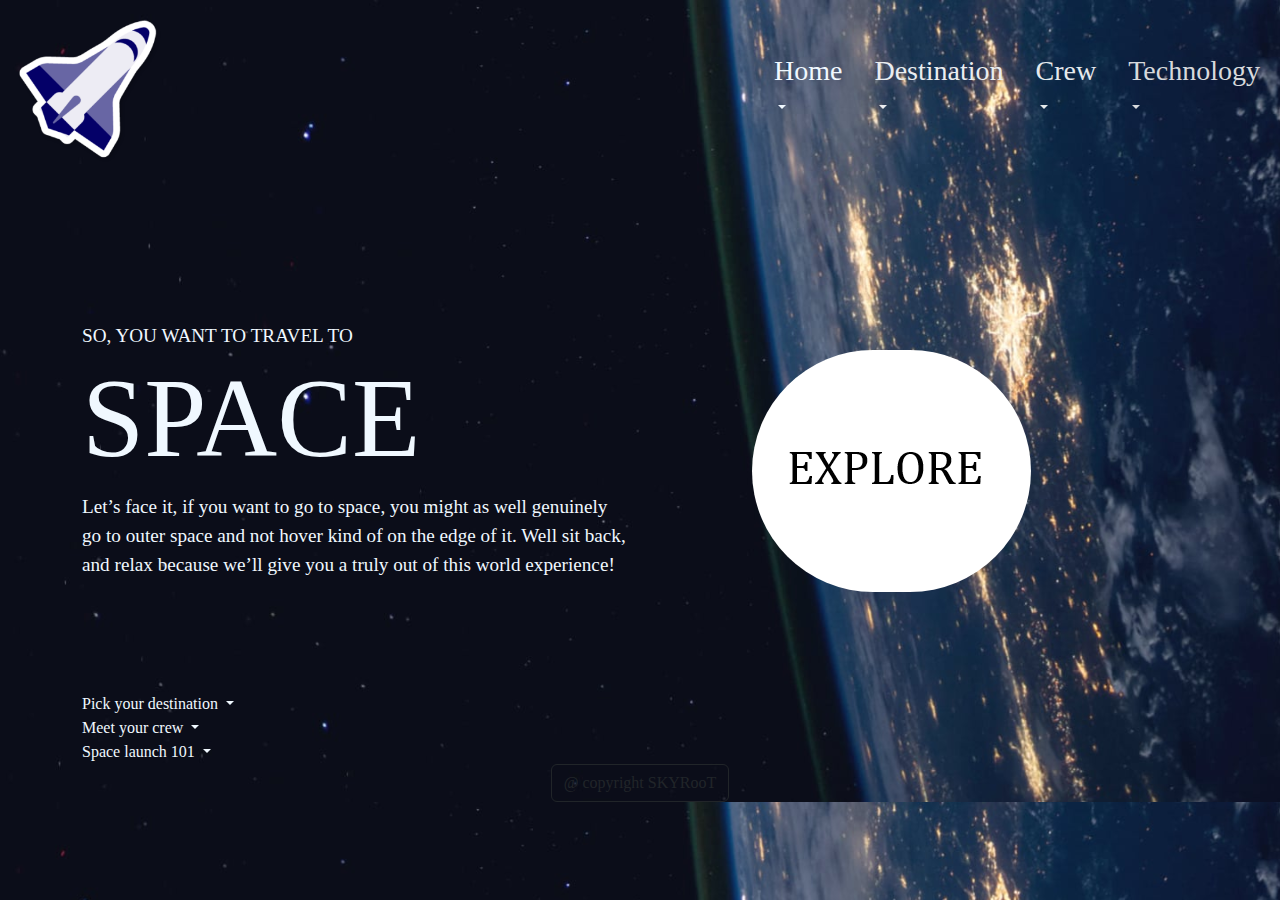
<file: index.html>
<!DOCTYPE html>
<html lang="en">
<head>
  <meta charset="UTF-8">
  <meta name="viewport" content="width=device-width, initial-scale=1.0">

  <link rel="icon" type="image/png" sizes="32x32" href="/assets/favicon-32x32.png">
  
  <title>Space tourism website</title>
  <link href="https://cdn.jsdelivr.net/npm/bootstrap@5.3.3/dist/css/bootstrap.min.css" rel="stylesheet" integrity="sha384-QWTKZyjpPEjISv5WaRU9OFeRpok6YctnYmDr5pNlyT2bRjXh0JMhjY6hW+ALEwIH" crossorigin="anonymous">

<link rel="stylesheet" href="style01.css">  
<style>
  ul{
    
    border-radius: px;
    
  }
</style>
</head>
<body background="assets/home/background-home-desktop.jpg">
 
  <div>
   
<!-- nav bar -->
<nav class="navbar navbar-expand-lg ">
  <div class="container-fluid">
    <a href="index.html"><img class="icon" src="space-icon-png-3.jpg" alt="1"></a>
     <button class="navbar-toggler" type="button" data-bs-toggle="collapse" data-bs-target="#navbarNav" aria-controls="navbarNav" aria-expanded="false" aria-label="Toggle navigation">
      <span class="navbar-toggler-icon" style="background-color: rgb(80, 120, 155);"></span>
    </button>
   
    <div  class="collapse navbar-collapse" id="navbarNav" >
      <ul class="navbar-nav nav-underline ms-auto" >
        <li class="nav-item dropdown" >
          <a class="nav-link dropdown-toggle" aria-current="page" href="index.html"style="color:aliceblue"><h3> Home</h3></a>
        </li> 
        <li class="nav-item dropdown">
          <a class="nav-link dropdown-toggle" href="#" data-bs-toggle="dropdown"  style="color: rgb(234, 237, 240);">
           <h3> Destination</h3>
          </a>
          <ul class="dropdown-menu" style="background: rgb(19, 19, 37);" >
            <li><a class="dropdown-item" href="destination-europa.html" style="color: burlywood">Europa</a></li>
            <li><a class="dropdown-item" href="destination-mars.html" style="color: burlywood">Mars</a></li>
            
            <li><a class="dropdown-item" href="destination-moon.html" style="color: burlywood">Moon</a></li>
            <li><a class="dropdown-item" href="destination-titan.html" style="color: burlywood">Titan</a></li>
          </ul>
        </li>
        <!-- crew  -->
        <li class="nav-item dropdown">
          <a class="nav-link dropdown-toggle" href="#" role="button" data-bs-toggle="dropdown"  style="color: rgb(229, 233, 236);">
           <h3>  Crew</h3>
          </a>
          <ul class="dropdown-menu" style="background: rgb(19, 19, 37);" >
            <li><a class="dropdown-item" href="crew-commander.html" style="color: burlywood;">commander</a></li>
            <li><a class="dropdown-item" href="crew-engineer.html" style="color: burlywood;">engineer</a></li>
            
            <li><a class="dropdown-item" href="crew-pilot.html" style="color: burlywood;">pilot</a></li>
            <li><a class="dropdown-item" href="crew-specialist.html" style="color: burlywood;">specialist</a></li>
          </ul>
        </li>
        <li class="nav-item dropdown">
          <a class="nav-link dropdown-toggle" href="#" role="button" data-bs-toggle="dropdown"  style="color: rgb(215, 217, 220);">
           <h3> Technology</h3>
          </a>
          <ul class="dropdown-menu" style="background: rgb(19, 19, 37);" >
            <li><a class="dropdown-item" href="technology-capsule.html" style="color: burlywood;">capsule</a></li>
            <li><a class="dropdown-item" href="technology-spaceport.html" style="color: burlywood;">spaceport</a></li>
            
            <li><a class="dropdown-item" href="technology-vehicle.html" style="color: burlywood;">vehicle</a></li>
            
          </ul>
        </li>
      </ul>
    </div>
  </div>
</nav>



  <div style="margin-top: 50px; color: aliceblue; font-family: 'Times New Roman', Times, serif;">
    <div class="container ">
      <div class="row align-items-center " >
        <div class="col" style="font-size: larger;">
          SO,  YOU WANT TO TRAVEL TO <br>
         <h1 style="font-size: 7rem; font-family: 'Times New Roman', Times, serif;"> SPACE</h1>
         <P> Let’s face it, if you want to go to space, you might as well  genuinely go to 
          outer space and not hover kind of on the edge of it. Well sit back, and relax 
          because we’ll  give you a truly out of this world experience!</p>
        </div>
        
        <div class="col mt-4">
          <img src="explore.png" alt="" style="border-radius: 30rem; margin: 100px;">
        </div>
      </div>
    </div>
  </div>
 
 <div class="container justify-content center">
  <li class="nav-item dropdown" style="display: inline-block; color: aliceblue; font-family: Cambria, Cochin, Georgia, Times, 'Times New Roman', serif;">
    <a class="nav-link dropdown-toggle" href="#" role="button" data-bs-toggle="dropdown" aria-expanded="false" >
      Pick your destination
    </a>
    <ul class="dropdown-menu" style="background: rgb(19, 19, 37);color: aliceblue; " >
      <li><a class="dropdown-item" href="destination-europa.html" style="color: burlywood;" >Europa</a></li>
      <li><a class="dropdown-item" href="destination-mars.html" style="color: burlywood;">Mars</a></li>
      <li><a class="dropdown-item" href="destination-moon.html" style="color: burlywood;">Moon</a></li>
      <li><a class="dropdown-item" href="destination-titan.html" style="color: burlywood;">Titan</a></li>
    </ul>
  </li>
<br>
  <li class="nav-item dropdown" style="display: inline-block; color: aliceblue; font-family: Cambria, Cochin, Georgia, Times, 'Times New Roman', serif;">
    <a class="nav-link dropdown-toggle" href="#" role="button" data-bs-toggle="dropdown" aria-expanded="false" >
      Meet your crew
    </a>
    <ul class="dropdown-menu" style="background: rgb(19, 19, 37);color: aliceblue; " >
      <li><a class="dropdown-item" href="crew-commander.html" style="color: burlywood;" >crew-commander</a></li>
      <li><a class="dropdown-item" href="crew-engineer.html" style="color: burlywood;">crew-engineer</a></li>
      <li><a class="dropdown-item" href="crew-pilot.html" style="color: burlywood;">crew-pilot</a></li>
      <li><a class="dropdown-item" href="crew-specialist.html" style="color: burlywood;">crew-specialist</a></li>
    </ul>
  </li>
<br>
  <li class="nav-item dropdown" style="display: inline-block; color: aliceblue; font-family: Cambria, Cochin, Georgia, Times, 'Times New Roman', serif;">
    <a class="nav-link dropdown-toggle" href="#" role="button" data-bs-toggle="dropdown" aria-expanded="false" >
      Space launch 101
    </a>
    <ul class="dropdown-menu" style="background: rgb(19, 19, 37);color: aliceblue; " >
      <li><a class="dropdown-item" href="technology-capsule.html" style="color: burlywood;" >technology-capsule</a></li>
      <li><a class="dropdown-item" href="technology-spaceport.html" style="color: burlywood;">technology-spaceport</a></li>
      <li><a class="dropdown-item" href="technology-vehicle.html" style="color: burlywood;">technology-vehicle</a></li>
    </ul>
  </li>
 </div>
  </div>
  <!-- Explore -->
  <div class="d-grid gap-2 d-md-flex justify-content-center">
    <a href="https://github.com/Arun-sajwan"> <button class="btn  btn-outline-dark">@ copyright  SKYRooT</button> </a>
  </div>

  
  <script src="https://cdn.jsdelivr.net/npm/bootstrap@5.3.3/dist/js/bootstrap.bundle.min.js" integrity="sha384-YvpcrYf0tY3lHB60NNkmXc5s9fDVZLESaAA55NDzOxhy9GkcIdslK1eN7N6jIeHz" crossorigin="anonymous"></script>

</body>
</html>
</file>
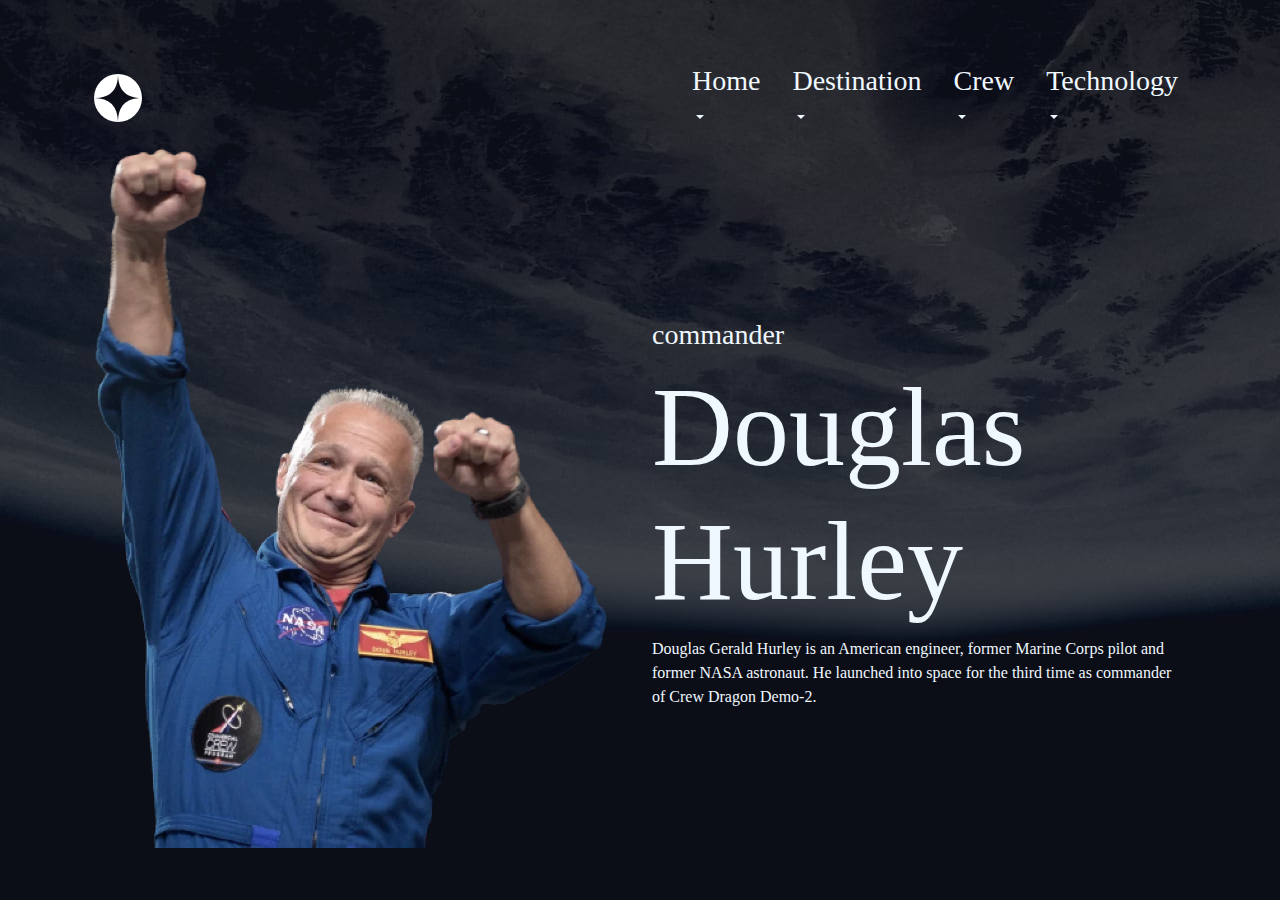
<file: crew-commander.html>
<!DOCTYPE html>
<html lang="en">
<head>
  <meta charset="UTF-8">
  <meta name="viewport" content="width=device-width, initial-scale=1.0">

  <link rel="icon" type="image/png" sizes="32x32" href="./assets/favicon-32x32.png">
  
  <title>crew | commander </title>
  <link href="https://cdn.jsdelivr.net/npm/bootstrap@5.3.3/dist/css/bootstrap.min.css" rel="stylesheet" integrity="sha384-QWTKZyjpPEjISv5WaRU9OFeRpok6YctnYmDr5pNlyT2bRjXh0JMhjY6hW+ALEwIH" crossorigin="anonymous">

</head>
<body background="assets/crew/background-crew-desktop.jpg">

  <div class="container  mt-5 " style="font-family: Cambria, Cochin, Georgia, Times, 'Times New Roman', serif;">
   
    <!-- nav bar -->
    <nav class="navbar navbar-expand-lg ">
      <div class="container-fluid">
        <a class="navbar-brand" href="#" style="color: aliceblue;"><svg xmlns="http://www.w3.org/2000/svg" width="48" height="48"><g fill="none" fill-rule="evenodd"><circle cx="24" cy="24" r="24" fill="#FFF"/><path fill="#0B0D17" d="M24 0c0 16-8 24-24 24 15.718.114 23.718 8.114 24 24 0-16 8-24 24-24-16 0-24-8-24-24z"/></g></svg></a>
         <button class="navbar-toggler" type="button" data-bs-toggle="collapse" data-bs-target="#navbarNav" aria-controls="navbarNav" aria-expanded="false" aria-label="Toggle navigation">
          <span class="navbar-toggler-icon" style="background-color: rgb(80, 120, 155);"></span>
        </button>
       
        <div  class="collapse navbar-collapse" id="navbarNav" >
          <ul class="navbar-nav nav-underline ms-auto" >
            <li class="nav-item dropdown" >
              <a class="nav-link dropdown-toggle" aria-current="page" href="index.html"style="color:aliceblue"><h3> Home</h3></a>
            </li>
            <li class="nav-item dropdown">
              <a class="nav-link dropdown-toggle" href="#" data-bs-toggle="dropdown"  style="color: aliceblue;">
               <h3> Destination</h3>
              </a>
              <ul class="dropdown-menu" style="background: rgb(19, 19, 37);" >
                <li><a class="dropdown-item" href="destination-europa.html" style="color: burlywood">Europa</a></li>
                <li><a class="dropdown-item" href="destination-mars.html" style="color: burlywood">Mars</a></li>
                
                <li><a class="dropdown-item" href="destination-moon.html" style="color: burlywood">Moon</a></li>
                <li><a class="dropdown-item" href="destination-titan.html" style="color: burlywood">Titan</a></li>
              </ul>
            </li>
            <li class="nav-item dropdown">
              <a class="nav-link dropdown-toggle" href="#" role="button" data-bs-toggle="dropdown"  style="color: aliceblue;">
               <h3>  Crew</h3>
              </a>
              <ul class="dropdown-menu" style="background: rgb(19, 19, 37);" >
                <li><a class="dropdown-item" href="crew-commander.html" style="color: burlywood;">commander</a></li>
            <li><a class="dropdown-item" href="crew-engineer.html" style="color: burlywood;">engineer</a></li>
            
            <li><a class="dropdown-item" href="crew-pilot.html" style="color: burlywood;">pilot</a></li>
            <li><a class="dropdown-item" href="crew-specialist.html" style="color: burlywood;">specialist</a></li>
              </ul>
            </li>
            <li class="nav-item dropdown">
              <a class="nav-link dropdown-toggle" href="#" role="button" data-bs-toggle="dropdown"  style="color: aliceblue;">
               <h3> Technology</h3>
              </a>
              <ul class="dropdown-menu" style="background: rgb(19, 19, 37);" >
                <li><a class="dropdown-item" href="technology-capsule.html" style="color: burlywood;">capsule</a></li>
                <li><a class="dropdown-item" href="technology-spaceport.html" style="color: burlywood;">spaceport</a></li>
                
                <li><a class="dropdown-item" href="technology-vehicle.html" style="color: burlywood;">vehicle</a></li>
                
              </ul>
            </li>
          </ul>
        </div>
      </div>
    </nav>
    <div style="color: aliceblue; font-family: 'Times New Roman', Times, serif;">
      <div class="container  ">
        <div class="row align-items-center " >
          
          <div class="col ">
            <img src="assets/crew/image-douglas-hurley.webp" alt="" class="mb-5" >
          </div>
          <div class="col" >
            <h3>commander</h3>
           <h1 style="font-size: 7rem; font-family: 'Times New Roman', Times, serif;">Douglas Hurley</h1>
           <P>Douglas Gerald Hurley is an American engineer, former Marine Corps pilot 
            and former NASA astronaut. He launched into space for the third time as 
            commander of Crew Dragon Demo-2.</p>
           
          </div>
        </div>
      </div> 
    </div>
      </div>
  <!-- 00 Home
  01 Destination
  02 Crew
  03 Technology

  02 Meet your crew

  Commander
  Douglas Hurley

  Douglas Gerald Hurley is an American engineer, former Marine Corps pilot 
  and former NASA astronaut. He launched into space for the third time as 
  commander of Crew Dragon Demo-2. -->
  <script src="https://cdn.jsdelivr.net/npm/bootstrap@5.3.3/dist/js/bootstrap.bundle.min.js" integrity="sha384-YvpcrYf0tY3lHB60NNkmXc5s9fDVZLESaAA55NDzOxhy9GkcIdslK1eN7N6jIeHz" crossorigin="anonymous"></script>

</body>
</html>
</file>
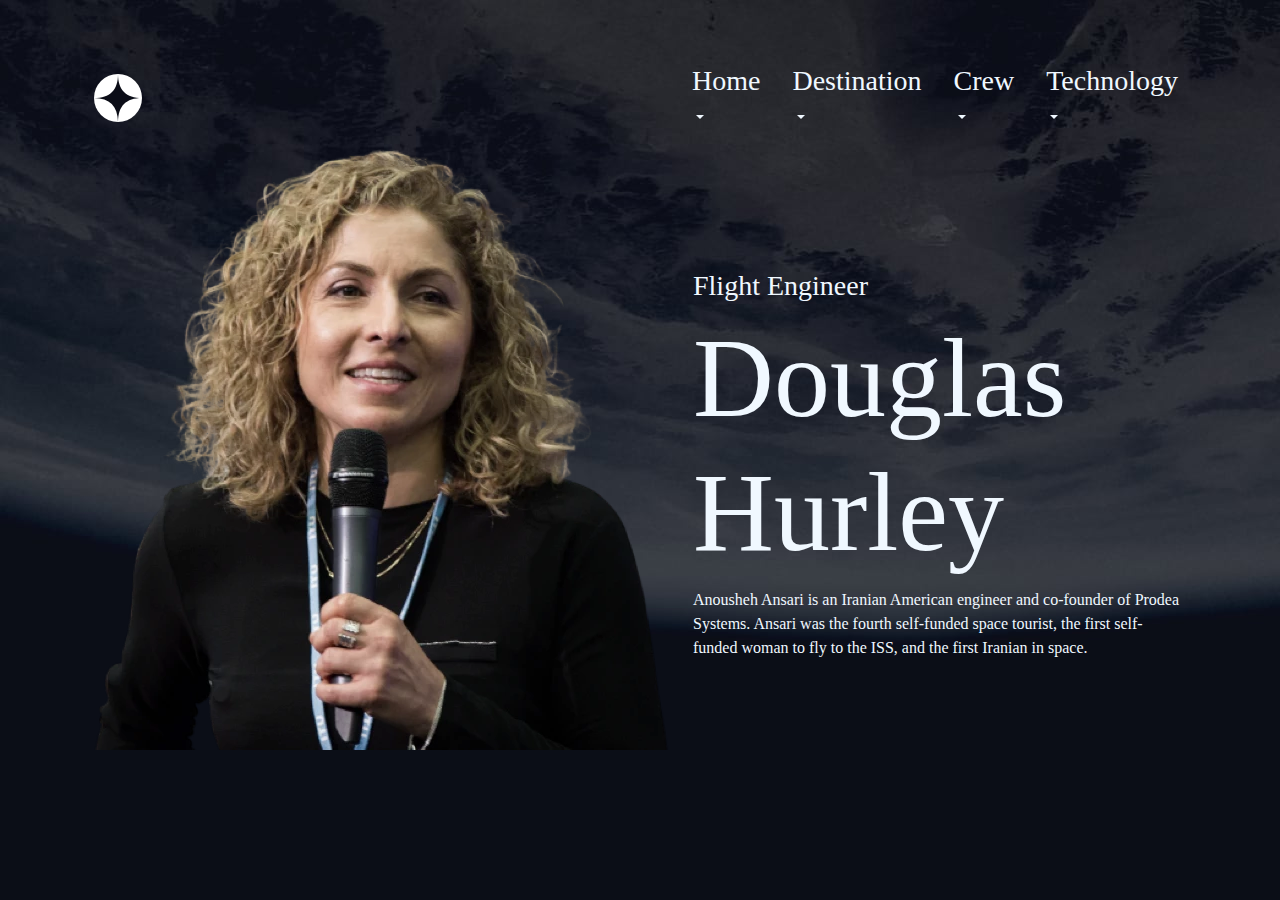
<file: crew-engineer.html>
<!DOCTYPE html>
<html lang="en">
<head>
  <meta charset="UTF-8">
  <meta name="viewport" content="width=device-width, initial-scale=1.0">

  <link rel="icon" type="image/png" sizes="32x32" href="./assets/favicon-32x32.png">
  
  <title>crew | Engineer</title>
  <link href="https://cdn.jsdelivr.net/npm/bootstrap@5.3.3/dist/css/bootstrap.min.css" rel="stylesheet" integrity="sha384-QWTKZyjpPEjISv5WaRU9OFeRpok6YctnYmDr5pNlyT2bRjXh0JMhjY6hW+ALEwIH" crossorigin="anonymous">

</head>
<body background="assets/crew/background-crew-desktop.jpg">

  <div class="container  mt-5 " style="font-family: Cambria, Cochin, Georgia, Times, 'Times New Roman', serif;">
   
    <!-- nav bar -->
    <nav class="navbar navbar-expand-lg ">
      <div class="container-fluid">
        <a class="navbar-brand" href="#" style="color: aliceblue;"><svg xmlns="http://www.w3.org/2000/svg" width="48" height="48"><g fill="none" fill-rule="evenodd"><circle cx="24" cy="24" r="24" fill="#FFF"/><path fill="#0B0D17" d="M24 0c0 16-8 24-24 24 15.718.114 23.718 8.114 24 24 0-16 8-24 24-24-16 0-24-8-24-24z"/></g></svg></a>
         <button class="navbar-toggler" type="button" data-bs-toggle="collapse" data-bs-target="#navbarNav" aria-controls="navbarNav" aria-expanded="false" aria-label="Toggle navigation">
          <span class="navbar-toggler-icon" style="background-color: rgb(80, 120, 155);"></span>
        </button>
       
        <div  class="collapse navbar-collapse" id="navbarNav" >
          <ul class="navbar-nav nav-underline ms-auto" >
            <li class="nav-item dropdown" >
              <a class="nav-link dropdown-toggle" aria-current="page" href="index.html"style="color:aliceblue"><h3> Home</h3></a>
            </li>
            <li class="nav-item dropdown">
              <a class="nav-link dropdown-toggle" href="#" data-bs-toggle="dropdown"  style="color: aliceblue;">
               <h3> Destination</h3>
              </a>
              <ul class="dropdown-menu" style="background: rgb(19, 19, 37);" >
                <li><a class="dropdown-item" href="destination-europa.html" style="color: burlywood">Europa</a></li>
                <li><a class="dropdown-item" href="destination-mars.html" style="color: burlywood">Mars</a></li>
                
                <li><a class="dropdown-item" href="destination-moon.html" style="color: burlywood">Moon</a></li>
                <li><a class="dropdown-item" href="destination-titan.html" style="color: burlywood">Titan</a></li>
              </ul>
            </li>
            <li class="nav-item dropdown">
              <a class="nav-link dropdown-toggle" href="#" role="button" data-bs-toggle="dropdown"  style="color: aliceblue;">
               <h3>  Crew</h3>
              </a>
              <ul class="dropdown-menu" style="background: rgb(19, 19, 37);" >
                <li><a class="dropdown-item" href="crew-commander.html" style="color: burlywood;">commander</a></li>
                <li><a class="dropdown-item" href="crew-engineer.html" style="color: burlywood;">engineer</a></li>
                
                <li><a class="dropdown-item" href="crew-pilot.html" style="color: burlywood;">pilot</a></li>
                <li><a class="dropdown-item" href="crew-specialist.html" style="color: burlywood;">specialist</a></li>
              </ul>
            </li>
            <li class="nav-item dropdown">
              <a class="nav-link dropdown-toggle" href="#" role="button" data-bs-toggle="dropdown"  style="color: aliceblue;">
               <h3> Technology</h3>
              </a>
              <ul class="dropdown-menu" style="background: rgb(19, 19, 37);" >
                <li><a class="dropdown-item" href="technology-capsule.html" style="color: burlywood;">capsule</a></li>
                <li><a class="dropdown-item" href="technology-spaceport.html" style="color: burlywood;">spaceport</a></li>
                
                <li><a class="dropdown-item" href="technology-vehicle.html" style="color: burlywood;">vehicle</a></li>
                
              </ul>
            </li>
          </ul>
        </div>
      </div>
    </nav>
    <div style="color: aliceblue; font-family: 'Times New Roman', Times, serif;">
      <div class="container  ">
        <div class="row align-items-center " >
          
          <div class="col ">
            <img src="assets/crew/image-anousheh-ansari.webp" alt="" class="mb-5" >
          </div>
          <div class="col" >
            <h3>Flight Engineer</h3>
           <h1 style="font-size: 7rem; font-family: 'Times New Roman', Times, serif;">Douglas Hurley</h1>
           <P>Anousheh Ansari is an Iranian American engineer and co-founder of Prodea Systems. 
            Ansari was the fourth self-funded space tourist, the first self-funded woman to 
            fly to the ISS, and the first Iranian in space.</p>
           
          </div>
        </div>
      </div> 
    </div>
      </div>
  <!-- 00 Home
  01 Destination
  02 Crew
  03 Technology

  02 Meet your crew

  Flight Engineer
  Anousheh Ansari

  Anousheh Ansari is an Iranian American engineer and co-founder of Prodea Systems. 
  Ansari was the fourth self-funded space tourist, the first self-funded woman to 
  fly to the ISS, and the first Iranian in space.  -->
  <script src="https://cdn.jsdelivr.net/npm/bootstrap@5.3.3/dist/js/bootstrap.bundle.min.js" integrity="sha384-YvpcrYf0tY3lHB60NNkmXc5s9fDVZLESaAA55NDzOxhy9GkcIdslK1eN7N6jIeHz" crossorigin="anonymous"></script>

</body>
</html>
</file>
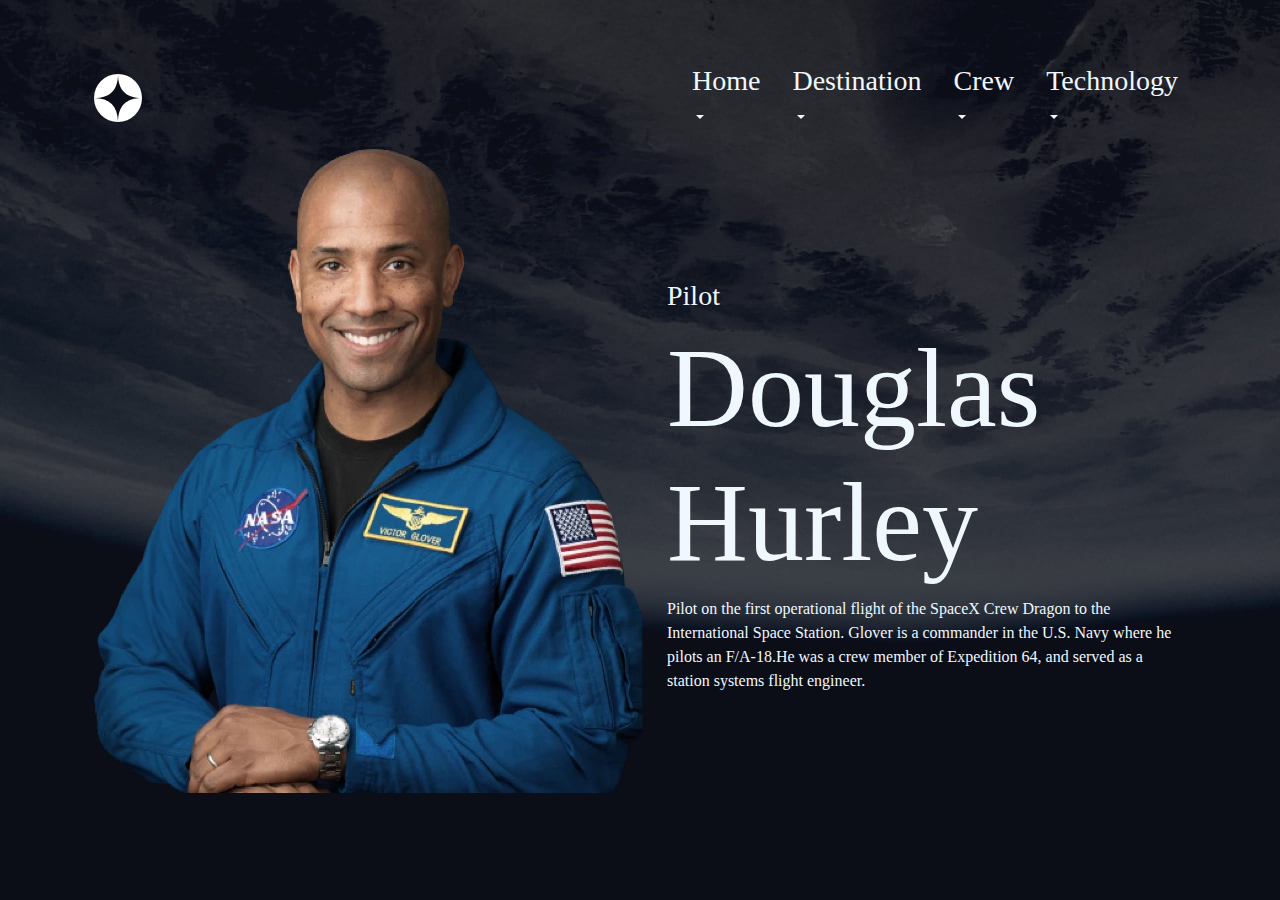
<file: crew-pilot.html>
<!DOCTYPE html>
<html lang="en">
<head>
  <meta charset="UTF-8">
  <meta name="viewport" content="width=device-width, initial-scale=1.0">

  <link rel="icon" type="image/png" sizes="32x32" href="./assets/favicon-32x32.png">
  
  <title>crew | Pilot</title>
  <link href="https://cdn.jsdelivr.net/npm/bootstrap@5.3.3/dist/css/bootstrap.min.css" rel="stylesheet" integrity="sha384-QWTKZyjpPEjISv5WaRU9OFeRpok6YctnYmDr5pNlyT2bRjXh0JMhjY6hW+ALEwIH" crossorigin="anonymous">

</head>
<body background="assets/crew/background-crew-desktop.jpg">

  <div class="container  mt-5 " style="font-family: Cambria, Cochin, Georgia, Times, 'Times New Roman', serif;">
   
    <!-- nav bar -->
    <nav class="navbar navbar-expand-lg ">
      <div class="container-fluid">
        <a class="navbar-brand" href="#" style="color: aliceblue;"><svg xmlns="http://www.w3.org/2000/svg" width="48" height="48"><g fill="none" fill-rule="evenodd"><circle cx="24" cy="24" r="24" fill="#FFF"/><path fill="#0B0D17" d="M24 0c0 16-8 24-24 24 15.718.114 23.718 8.114 24 24 0-16 8-24 24-24-16 0-24-8-24-24z"/></g></svg></a>
         <button class="navbar-toggler" type="button" data-bs-toggle="collapse" data-bs-target="#navbarNav" aria-controls="navbarNav" aria-expanded="false" aria-label="Toggle navigation">
          <span class="navbar-toggler-icon" style="background-color: rgb(80, 120, 155);"></span>
        </button>
       
        <div  class="collapse navbar-collapse" id="navbarNav" >
          <ul class="navbar-nav nav-underline ms-auto" >
            <li class="nav-item dropdown" >
              <a class="nav-link dropdown-toggle" aria-current="page" href="index.html"style="color:aliceblue"><h3> Home</h3></a>
            </li>
            <li class="nav-item dropdown">
              <a class="nav-link dropdown-toggle" href="#" data-bs-toggle="dropdown"  style="color: aliceblue;">
               <h3> Destination</h3>
              </a>
              <ul class="dropdown-menu" style="background: rgb(19, 19, 37);" >
                <li><a class="dropdown-item" href="destination-europa.html" style="color: burlywood">Europa</a></li>
                <li><a class="dropdown-item" href="destination-mars.html" style="color: burlywood">Mars</a></li>
                
                <li><a class="dropdown-item" href="destination-moon.html" style="color: burlywood">Moon</a></li>
                <li><a class="dropdown-item" href="destination-titan.html" style="color: burlywood">Titan</a></li>
              </ul>
            </li>
            <li class="nav-item dropdown">
              <a class="nav-link dropdown-toggle" href="#" role="button" data-bs-toggle="dropdown"  style="color: aliceblue;">
               <h3>  Crew</h3>
              </a>
              <ul class="dropdown-menu" style="background: rgb(19, 19, 37);" >
                <li><a class="dropdown-item" href="crew-commander.html" style="color: burlywood;">commander</a></li>
                <li><a class="dropdown-item" href="crew-engineer.html" style="color: burlywood;">engineer</a></li>
                
                <li><a class="dropdown-item" href="crew-pilot.html" style="color: burlywood;">pilot</a></li>
                <li><a class="dropdown-item" href="crew-specialist.html" style="color: burlywood;">specialist</a></li>
              </ul>
            </li>
            <li class="nav-item dropdown">
              <a class="nav-link dropdown-toggle" href="#" role="button" data-bs-toggle="dropdown"  style="color: aliceblue;">
               <h3> Technology</h3>
              </a>
              <ul class="dropdown-menu" style="background: rgb(19, 19, 37);" >
                <li><a class="dropdown-item" href="technology-capsule.html" style="color: burlywood;">capsule</a></li>
                <li><a class="dropdown-item" href="technology-spaceport.html" style="color: burlywood;">spaceport</a></li>
                
                <li><a class="dropdown-item" href="technology-vehicle.html" style="color: burlywood;">vehicle</a></li>
                
              </ul>
            </li>
          </ul>
        </div>
      </div>
    </nav>
    <div style="color: aliceblue; font-family: 'Times New Roman', Times, serif;">
      <div class="container  ">
        <div class="row align-items-center " >
          
          <div class="col ">
            <img src="assets/crew/image-victor-glover.webp" alt="" class="mb-5" >
          </div>
          <div class="col" >
            <h3>Pilot</h3>
           <h1 style="font-size: 7rem; font-family: 'Times New Roman', Times, serif;">Douglas Hurley</h1>
           <P>Pilot on the first operational flight of the SpaceX Crew Dragon to the 
            International Space Station. Glover is a commander in the U.S. Navy where 
            he pilots an F/A-18.He was a crew member of Expedition 64, and served as a 
            station systems flight engineer.</p>
           
          </div>
        </div>
      </div> 
    </div>
      </div>
  <!-- 00 Home
  01 Destination
  02 Crew
  03 Technology

  02 Meet your crew

  Pilot
  Victor Glover

  Pilot on the first operational flight of the SpaceX Crew Dragon to the 
  International Space Station. Glover is a commander in the U.S. Navy where 
  he pilots an F/A-18.He was a crew member of Expedition 64, and served as a 
  station systems flight engineer.  -->
  <script src="https://cdn.jsdelivr.net/npm/bootstrap@5.3.3/dist/js/bootstrap.bundle.min.js" integrity="sha384-YvpcrYf0tY3lHB60NNkmXc5s9fDVZLESaAA55NDzOxhy9GkcIdslK1eN7N6jIeHz" crossorigin="anonymous"></script>

</body>
</html>
</file>
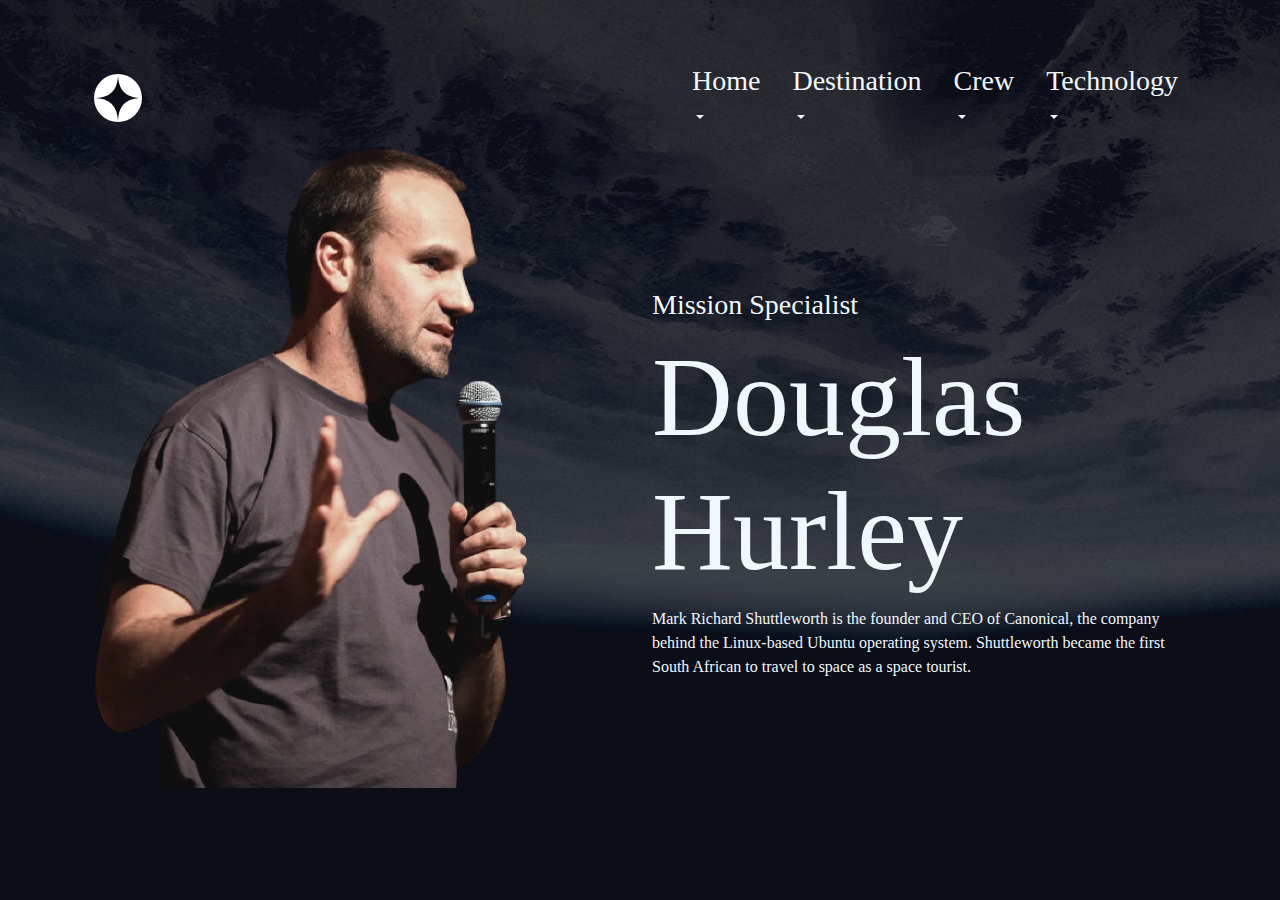
<file: crew-specialist.html>
<!DOCTYPE html>
<html lang="en">
<head>
  <meta charset="UTF-8">
  <meta name="viewport" content="width=device-width, initial-scale=1.0">

  <link rel="icon" type="image/png" sizes="32x32" href="./assets/favicon-32x32.png">
  
  <title>crew | Mission specialist</title>
  <link href="https://cdn.jsdelivr.net/npm/bootstrap@5.3.3/dist/css/bootstrap.min.css" rel="stylesheet" integrity="sha384-QWTKZyjpPEjISv5WaRU9OFeRpok6YctnYmDr5pNlyT2bRjXh0JMhjY6hW+ALEwIH" crossorigin="anonymous">

</head>
<body background="assets/crew/background-crew-desktop.jpg">

  <div class="container  mt-5 " style="font-family: Cambria, Cochin, Georgia, Times, 'Times New Roman', serif;">
   
    <!-- nav bar -->
    <nav class="navbar navbar-expand-lg ">
      <div class="container-fluid">
        <a class="navbar-brand" href="#" style="color: aliceblue;"><svg xmlns="http://www.w3.org/2000/svg" width="48" height="48"><g fill="none" fill-rule="evenodd"><circle cx="24" cy="24" r="24" fill="#FFF"/><path fill="#0B0D17" d="M24 0c0 16-8 24-24 24 15.718.114 23.718 8.114 24 24 0-16 8-24 24-24-16 0-24-8-24-24z"/></g></svg></a>
         <button class="navbar-toggler" type="button" data-bs-toggle="collapse" data-bs-target="#navbarNav" aria-controls="navbarNav" aria-expanded="false" aria-label="Toggle navigation">
          <span class="navbar-toggler-icon" style="background-color: rgb(80, 120, 155);"></span>
        </button>
       
        <div  class="collapse navbar-collapse" id="navbarNav" >
          <ul class="navbar-nav nav-underline ms-auto" >
            <li class="nav-item dropdown" >
              <a class="nav-link dropdown-toggle" aria-current="page" href="index.html"style="color:aliceblue"><h3> Home</h3></a>
            </li>
            <li class="nav-item dropdown">
              <a class="nav-link dropdown-toggle" href="#" data-bs-toggle="dropdown"  style="color: aliceblue;">
               <h3> Destination</h3>
              </a>
              <ul class="dropdown-menu" style="background: rgb(19, 19, 37);" >
                <li><a class="dropdown-item" href="destination-europa.html" style="color: burlywood">Europa</a></li>
                <li><a class="dropdown-item" href="destination-mars.html" style="color: burlywood">Mars</a></li>
                
                <li><a class="dropdown-item" href="destination-moon.html" style="color: burlywood">Moon</a></li>
                <li><a class="dropdown-item" href="destination-titan.html" style="color: burlywood">Titan</a></li>
              </ul>
            </li>
            <li class="nav-item dropdown">
              <a class="nav-link dropdown-toggle" href="#" role="button" data-bs-toggle="dropdown"  style="color: aliceblue;">
               <h3>  Crew</h3>
              </a>
              <ul class="dropdown-menu" style="background: rgb(19, 19, 37);" >
                <li><a class="dropdown-item" href="crew-commander.html" style="color: burlywood;">commander</a></li>
            <li><a class="dropdown-item" href="crew-engineer.html" style="color: burlywood;">engineer</a></li>
            
            <li><a class="dropdown-item" href="crew-pilot.html" style="color: burlywood;">pilot</a></li>
            <li><a class="dropdown-item" href="crew-specialist.html" style="color: burlywood;">specialist</a></li>
              </ul>
            </li>
            <li class="nav-item dropdown">
              <a class="nav-link dropdown-toggle" href="#" role="button" data-bs-toggle="dropdown"  style="color: aliceblue;">
               <h3> Technology</h3>
              </a>
              <ul class="dropdown-menu" style="background: rgb(19, 19, 37);" >
                <li><a class="dropdown-item" href="technology-capsule.html" style="color: burlywood;">capsule</a></li>
                <li><a class="dropdown-item" href="technology-spaceport.html" style="color: burlywood;">spaceport</a></li>
                
                <li><a class="dropdown-item" href="technology-vehicle.html" style="color: burlywood;">vehicle</a></li>
                
              </ul>
            </li>
          </ul>
        </div>
      </div>
    </nav>
    <div style="color: aliceblue; font-family: 'Times New Roman', Times, serif;">
      <div class="container  ">
        <div class="row align-items-center " >
          
          <div class="col ">
            <img src="assets/crew/image-mark-shuttleworth.webp" alt="" class="mb-5" >
          </div>
          <div class="col" >
            <h3>Mission Specialist</h3>
           <h1 style="font-size: 7rem; font-family: 'Times New Roman', Times, serif;">Douglas Hurley</h1>
           <P>Mark Richard Shuttleworth is the founder and CEO of Canonical, the company behind 
            the Linux-based Ubuntu operating system. Shuttleworth became the first South 
            African to travel to space as a space tourist. </p>
           
          </div>
        </div>
      </div> 
    </div>
      </div>
  <!-- 00 Home
  01 Destination
  02 Crew
  03 Technology

  02 Meet your crew

  Mission Specialist
  Mark Shuttleworth

  Mark Richard Shuttleworth is the founder and CEO of Canonical, the company behind 
  the Linux-based Ubuntu operating system. Shuttleworth became the first South 
  African to travel to space as a space tourist. -->
  <script src="https://cdn.jsdelivr.net/npm/bootstrap@5.3.3/dist/js/bootstrap.bundle.min.js" integrity="sha384-YvpcrYf0tY3lHB60NNkmXc5s9fDVZLESaAA55NDzOxhy9GkcIdslK1eN7N6jIeHz" crossorigin="anonymous"></script>

</body>
</html>
</file>
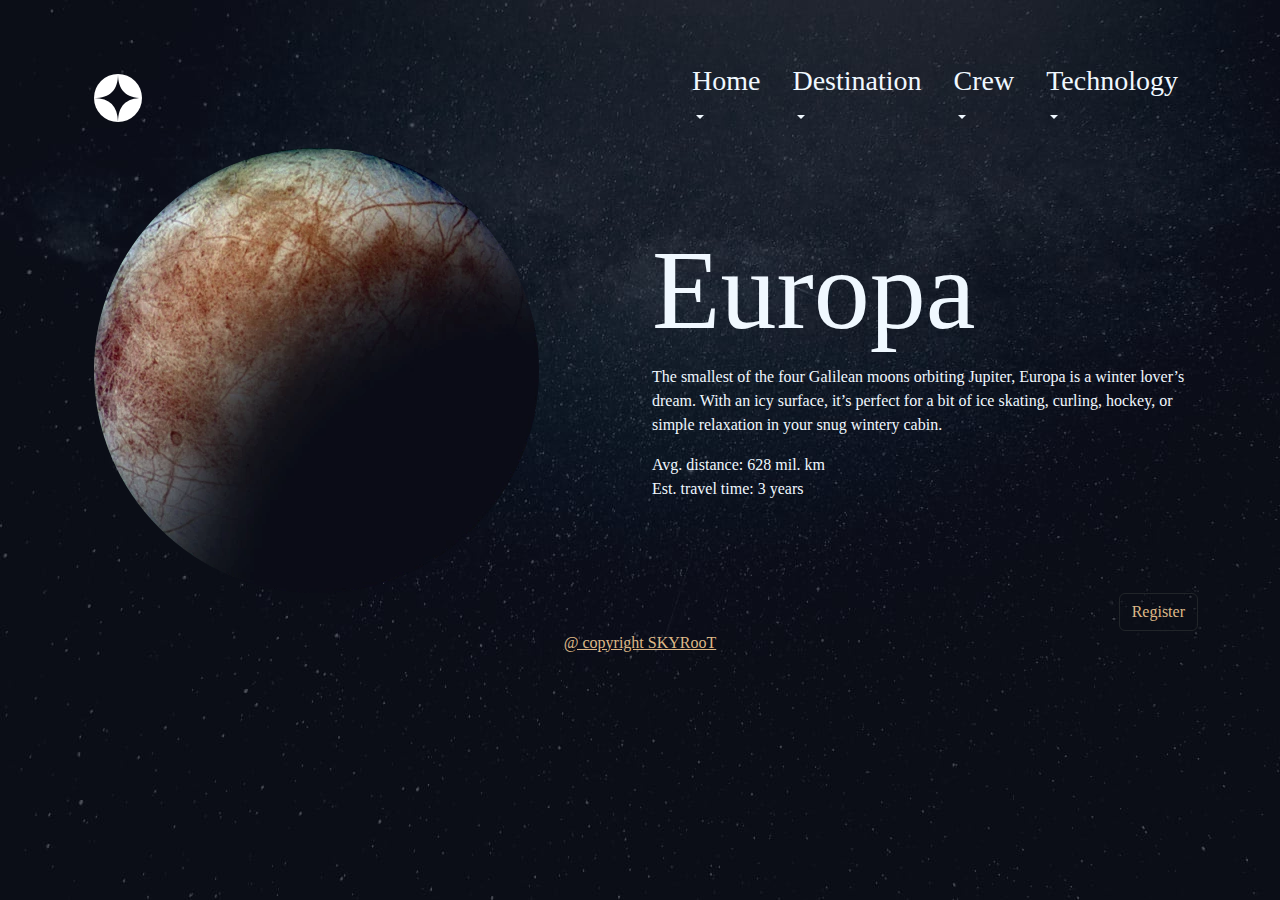
<file: destination-europa.html>
<!DOCTYPE html>
<html lang="en">
<head>
  <meta charset="UTF-8">
  <meta name="viewport" content="width=device-width, initial-scale=1.0">

  <link rel="icon" type="image/png" sizes="32x32" href="./assets/favicon-32x32.png">
  
  <title> Europa | Space tourism website</title>
  <link href="https://cdn.jsdelivr.net/npm/bootstrap@5.3.3/dist/css/bootstrap.min.css" rel="stylesheet" integrity="sha384-QWTKZyjpPEjISv5WaRU9OFeRpok6YctnYmDr5pNlyT2bRjXh0JMhjY6hW+ALEwIH" crossorigin="anonymous">

</head>
<body background="assets/destination/background-destination-desktop.jpg">

  <div class="container  mt-5 " style="font-family: Cambria, Cochin, Georgia, Times, 'Times New Roman', serif;">
   
    <!-- nav bar -->
    <nav class="navbar navbar-expand-lg ">
      <div class="container-fluid">
        <a class="navbar-brand" href="#" style="color: aliceblue;"><svg xmlns="http://www.w3.org/2000/svg" width="48" height="48"><g fill="none" fill-rule="evenodd"><circle cx="24" cy="24" r="24" fill="#FFF"/><path fill="#0B0D17" d="M24 0c0 16-8 24-24 24 15.718.114 23.718 8.114 24 24 0-16 8-24 24-24-16 0-24-8-24-24z"/></g></svg></a>
         <button class="navbar-toggler" type="button" data-bs-toggle="collapse" data-bs-target="#navbarNav" aria-controls="navbarNav" aria-expanded="false" aria-label="Toggle navigation">
          <span class="navbar-toggler-icon" style="background-color: rgb(80, 120, 155);"></span>
        </button>
       
        <div  class="collapse navbar-collapse" id="navbarNav" >
          <ul class="navbar-nav nav-underline ms-auto" >
            <li class="nav-item dropdown" >
              <a class="nav-link dropdown-toggle" aria-current="page" href="index.html"style="color:aliceblue"><h3> Home</h3></a>
            </li>
            <li class="nav-item dropdown">
              <a class="nav-link dropdown-toggle" href="#" data-bs-toggle="dropdown"  style="color: aliceblue;">
               <h3> Destination</h3>
              </a>
              <ul class="dropdown-menu" style="background: rgb(19, 19, 37);" >
                <li><a class="dropdown-item" href="destination-europa.html" style="color: burlywood">Europa</a></li>
                <li><a class="dropdown-item" href="destination-mars.html" style="color: burlywood">Mars</a></li>
                
                <li><a class="dropdown-item" href="destination-moon.html" style="color: burlywood">Moon</a></li>
                <li><a class="dropdown-item" href="destination-titan.html" style="color: burlywood">Titan</a></li>
              </ul>
            </li>
            <li class="nav-item dropdown">
              <a class="nav-link dropdown-toggle" href="#" role="button" data-bs-toggle="dropdown"  style="color: aliceblue;">
               <h3>  Crew</h3>
              </a>
              <ul class="dropdown-menu" style="background: rgb(19, 19, 37);" >
                <li><a class="dropdown-item" href="crew-commander.html" style="color: burlywood">commander</a></li>
                <li><a class="dropdown-item" href="crew-engineer.html" style="color: burlywood">engineer</a></li>
                
                <li><a class="dropdown-item" href="crew-pilot.html" style="color: burlywood">pilot</a></li>
                <li><a class="dropdown-item" href="crew-specialist.html" style="color: burlywood">specialist</a></li>
              </ul>
            </li>
            <li class="nav-item dropdown">
              <a class="nav-link dropdown-toggle" href="#" role="button" data-bs-toggle="dropdown"  style="color: aliceblue;">
               <h3> Technology</h3>
              </a>
              <ul class="dropdown-menu" style="background: rgb(19, 19, 37);" >
                <li><a class="dropdown-item" href="technology-capsule.html" style="color: burlywood">capsule</a></li>
                <li><a class="dropdown-item" href="technology-spaceport.html" style="color: burlywood">spaceport</a></li>
                
                <li><a class="dropdown-item" href="technology-vehicle.html" style="color: burlywood">vehicle</a></li>
                
                
              </ul>
            </li>
          </ul>
        </div>
      </div>
    </nav>

    <div style="color: aliceblue; font-family: 'Times New Roman', Times, serif;">
      <div class="container ">
        <div class="row align-items-center " >
          
          <div class="col">
            <img src="assets/destination/image-europa.webp" alt="" >
          </div>
          <div class="col" >
           <h1 style="font-size: 7rem; font-family: 'Times New Roman', Times, serif;"> Europa</h1>
           <P>The smallest of the four Galilean moons orbiting Jupiter, Europa is a 
            winter lover’s dream. With an icy surface, it’s perfect for a bit of 
            ice skating, curling, hockey, or simple relaxation in your snug 
            wintery cabin.</p>
            <p>
            Avg. distance: 628 mil. km <br>
            Est. travel time: 3 years</p>
          </div>
        </div>
      </div> 
    </div>
    <div class="d-grid gap-2 d-md-flex justify-content-md-end">
      <a class="btn  btn-outline-dark" href="Register.html"  style="color: burlywood">Register</a>
   
    </div>
  <!-- 00 Home
  01 Destination
  02 Crew
  03 Technology



  Moon
  Mars
  Europa
  Titan

  Europa

  The smallest of the four Galilean moons orbiting Jupiter, Europa is a 
  winter lover’s dream. With an icy surface, it’s perfect for a bit of 
  ice skating, curling, hockey, or simple relaxation in your snug 
  wintery cabin.

  Avg. distance
  628 mil. km

  Est. travel time
  3 years -->
  <div class="d-grid gap-2 d-md-flex justify-content-center">
    <a href="Register.html" style="color: burlywood">@ copyright  SKYRooT</a> 
     </div>
  <script src="https://cdn.jsdelivr.net/npm/bootstrap@5.3.3/dist/js/bootstrap.bundle.min.js" integrity="sha384-YvpcrYf0tY3lHB60NNkmXc5s9fDVZLESaAA55NDzOxhy9GkcIdslK1eN7N6jIeHz" crossorigin="anonymous"></script>

</body>
</html>
</file>
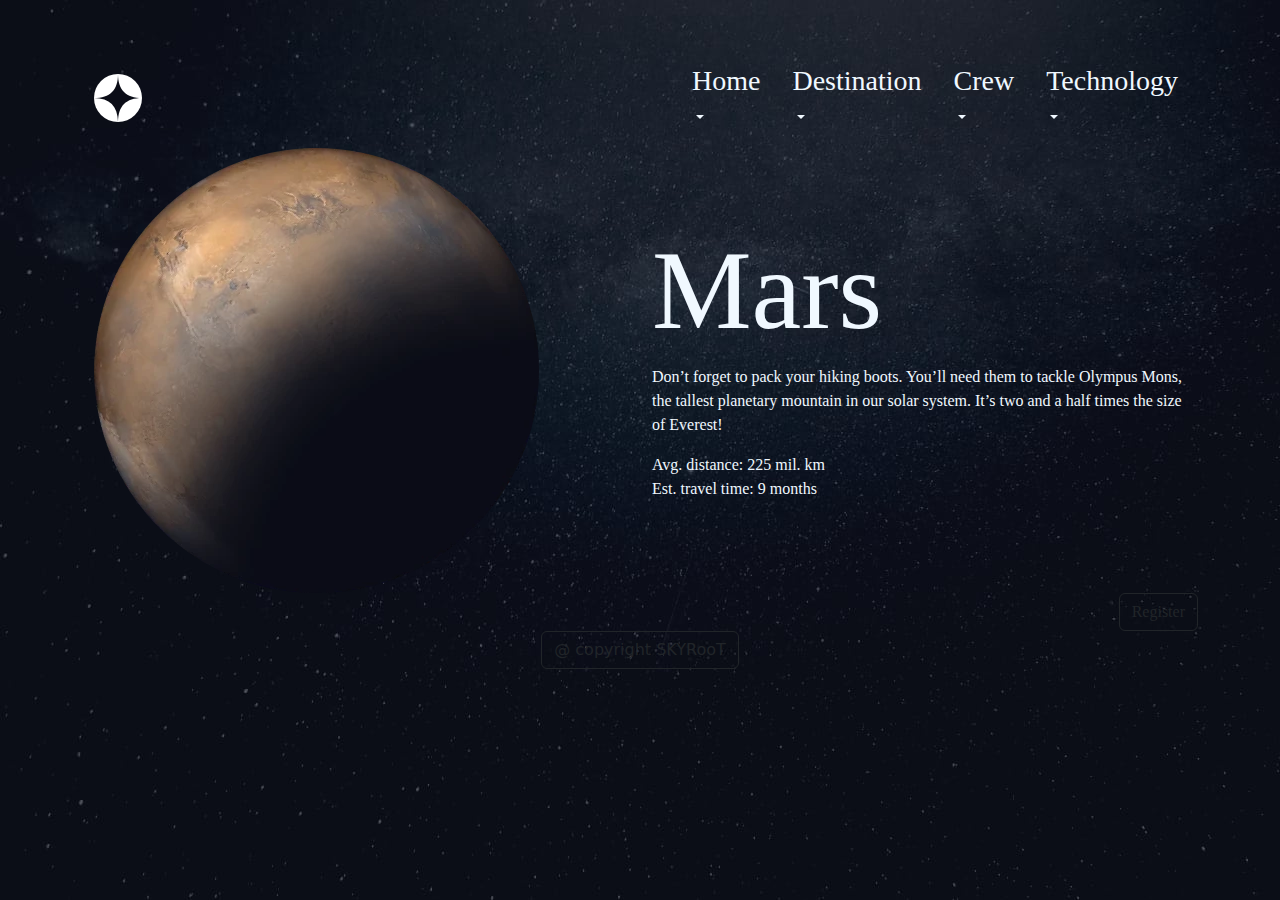
<file: destination-mars.html>
<!DOCTYPE html>
<html lang="en">
<head>
  <meta charset="UTF-8">
  <meta name="viewport" content="width=device-width, initial-scale=1.0">

  <link rel="icon" type="image/png" sizes="32x32" href="./assets/favicon-32x32.png">
  
  <title> Mars | Space tourism website</title>
  <link href="https://cdn.jsdelivr.net/npm/bootstrap@5.3.3/dist/css/bootstrap.min.css" rel="stylesheet" integrity="sha384-QWTKZyjpPEjISv5WaRU9OFeRpok6YctnYmDr5pNlyT2bRjXh0JMhjY6hW+ALEwIH" crossorigin="anonymous">

</head>
<body background="assets/destination/background-destination-desktop.jpg">

  <div class="container  mt-5 " style="font-family: Cambria, Cochin, Georgia, Times, 'Times New Roman', serif;">
   
    <!-- nav bar -->
    <nav class="navbar navbar-expand-lg ">
      <div class="container-fluid">
        <a class="navbar-brand" href="#" style="color: aliceblue;"><svg xmlns="http://www.w3.org/2000/svg" width="48" height="48"><g fill="none" fill-rule="evenodd"><circle cx="24" cy="24" r="24" fill="#FFF"/><path fill="#0B0D17" d="M24 0c0 16-8 24-24 24 15.718.114 23.718 8.114 24 24 0-16 8-24 24-24-16 0-24-8-24-24z"/></g></svg></a>
         <button class="navbar-toggler" type="button" data-bs-toggle="collapse" data-bs-target="#navbarNav" aria-controls="navbarNav" aria-expanded="false" aria-label="Toggle navigation">
          <span class="navbar-toggler-icon" style="background-color: rgb(80, 120, 155);"></span>
        </button>
       
        <div  class="collapse navbar-collapse" id="navbarNav" >
          <ul class="navbar-nav nav-underline ms-auto" >
            <li class="nav-item dropdown" >
              <a class="nav-link dropdown-toggle" aria-current="page" href="index.html"style="color:aliceblue"><h3> Home</h3></a>
            </li>
            <li class="nav-item dropdown">
              <a class="nav-link dropdown-toggle" href="#" data-bs-toggle="dropdown"  style="color: aliceblue;">
               <h3> Destination</h3>
              </a>
              <ul class="dropdown-menu" style="background: rgb(19, 19, 37);" >
                <li><a class="dropdown-item" href="destination-europa.html" style="color: burlywood">Europa</a></li>
                <li><a class="dropdown-item" href="destination-mars.html" style="color: burlywood">Mars</a></li>
                
                <li><a class="dropdown-item" href="destination-moon.html" style="color: burlywood">Moon</a></li>
                <li><a class="dropdown-item" href="destination-titan.html" style="color: burlywood">Titan</a></li>
              </ul>
            </li>
            <li class="nav-item dropdown">
              <a class="nav-link dropdown-toggle" href="#" role="button" data-bs-toggle="dropdown"  style="color: aliceblue;">
               <h3>  Crew</h3>
              </a>
              <ul class="dropdown-menu" style="background: rgb(19, 19, 37);" >
                <li><a class="dropdown-item" href="crew-commander.html" style="color: burlywood">commander</a></li>
                <li><a class="dropdown-item" href="crew-engineer.html" style="color: burlywood">engineer</a></li>
                
                <li><a class="dropdown-item" href="crew-pilot.html" style="color: burlywood">pilot</a></li>
                <li><a class="dropdown-item" href="crew-specialist.html" style="color: burlywood">specialist</a></li>
              </ul>
            </li>
            <li class="nav-item dropdown">
              <a class="nav-link dropdown-toggle" href="#" role="button" data-bs-toggle="dropdown"  style="color: aliceblue;">
               <h3> Technology</h3>
              </a>
              <ul class="dropdown-menu" style="background: rgb(19, 19, 37);" >
                <li><a class="dropdown-item" href="technology-capsule.html" style="color: burlywood">capsule</a></li>
                <li><a class="dropdown-item" href="technology-spaceport.html" style="color: burlywood">spaceport</a></li>
                
                <li><a class="dropdown-item" href="technology-vehicle.html" style="color: burlywood">vehicle</a></li>
                
              </ul>
            </li>
          </ul>
        </div>
      </div>
    </nav>
    
    <div style="color: aliceblue; font-family: 'Times New Roman', Times, serif;">
      <div class="container ">
        <div class="row align-items-center " >
          
          <div class="col">
            <img src="assets/destination/image-mars.webp" alt="" >
          </div>
          <div class="col" >
           <h1 style="font-size: 7rem; font-family: 'Times New Roman', Times, serif;">Mars</h1>
           <P>Don’t forget to pack your hiking boots. You’ll need them to tackle Olympus Mons, 
            the tallest planetary mountain in our solar system. It’s two and a half times 
            the size of Everest!</p>
            <p>
            Avg. distance: 225 mil. km <br>
            Est. travel time: 9 months</p>
          </div>
        </div>
      </div> 
    </div>
    <div class="d-grid gap-2 d-md-flex justify-content-md-end">
      <button class="btn  btn-outline-dark" type="button" href="Register.html">Register</button>
   
    </div>
      </div>
      
  <!-- 00 Home
  01 Destination
  02 Crew
  03 Technology

  01 Pick your destination

  Moon
  Mars
  Europa
  Titan

  Mars

  Don’t forget to pack your hiking boots. You’ll need them to tackle Olympus Mons, 
  the tallest planetary mountain in our solar system. It’s two and a half times 
  the size of Everest!

  Avg. distance
  225 mil. km

  Est. travel time
  9 months -->
  <div class="d-grid gap-2 d-md-flex justify-content-center">
    <button class="btn  btn-outline-dark">@ copyright  SKYRooT</button> 
     </div>
  <script src="https://cdn.jsdelivr.net/npm/bootstrap@5.3.3/dist/js/bootstrap.bundle.min.js" integrity="sha384-YvpcrYf0tY3lHB60NNkmXc5s9fDVZLESaAA55NDzOxhy9GkcIdslK1eN7N6jIeHz" crossorigin="anonymous"></script>

</body>
</html>
</file>
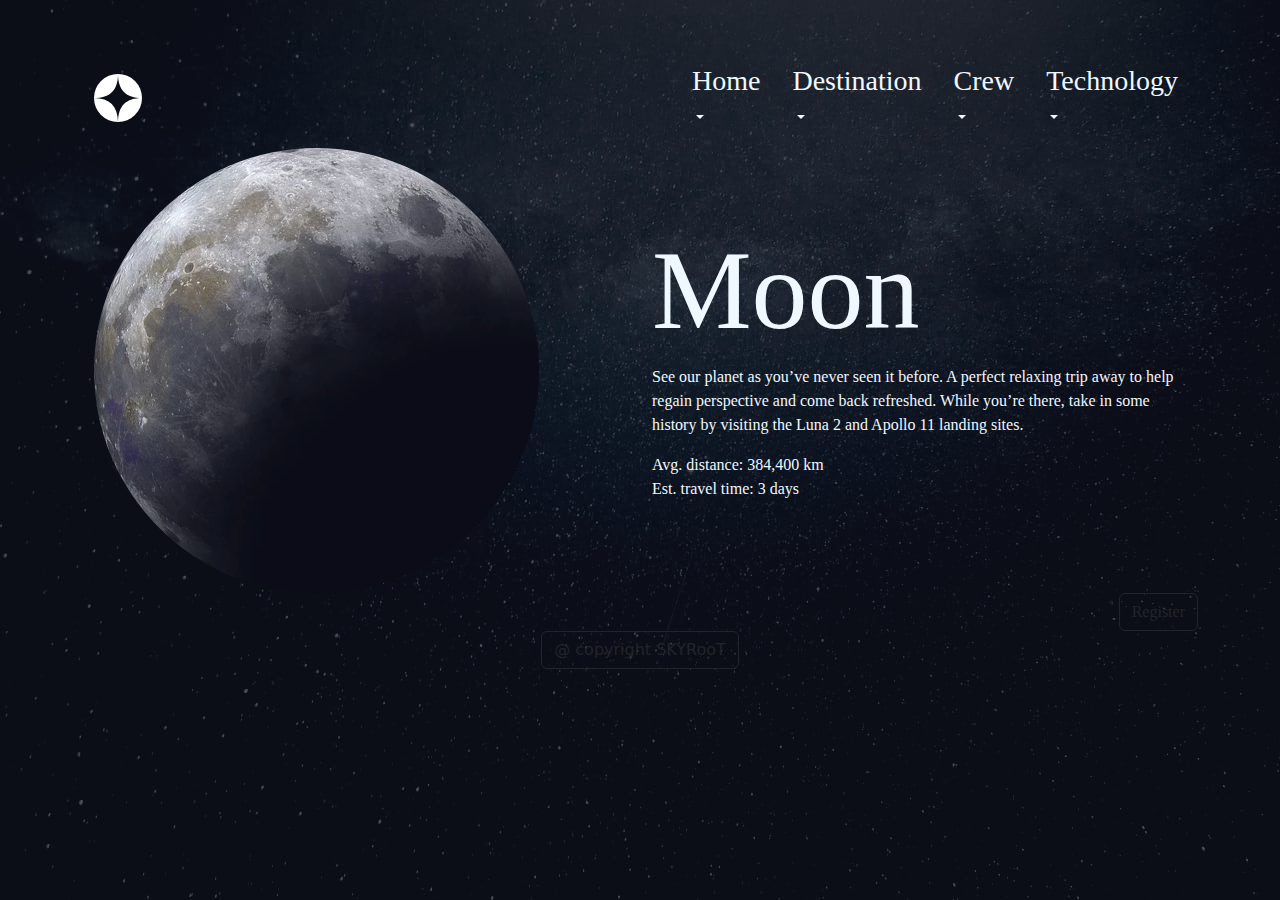
<file: destination-moon.html>
<!DOCTYPE html>
<html lang="en">
<head>
  <meta charset="UTF-8">
  <meta name="viewport" content="width=device-width, initial-scale=1.0">

  <link rel="icon" type="image/png" sizes="32x32" href="./assets/favicon-32x32.png">
  
  <title> Moon | Space tourism website</title>
  <link href="https://cdn.jsdelivr.net/npm/bootstrap@5.3.3/dist/css/bootstrap.min.css" rel="stylesheet" integrity="sha384-QWTKZyjpPEjISv5WaRU9OFeRpok6YctnYmDr5pNlyT2bRjXh0JMhjY6hW+ALEwIH" crossorigin="anonymous">

</head>
<body background="assets/destination/background-destination-desktop.jpg">

  <div class="container  mt-5 " style="font-family: Cambria, Cochin, Georgia, Times, 'Times New Roman', serif;">
   
    <!-- nav bar -->
    <nav class="navbar navbar-expand-lg ">
      <div class="container-fluid">
        <a class="navbar-brand" href="#" style="color: aliceblue;"><svg xmlns="http://www.w3.org/2000/svg" width="48" height="48"><g fill="none" fill-rule="evenodd"><circle cx="24" cy="24" r="24" fill="#FFF"/><path fill="#0B0D17" d="M24 0c0 16-8 24-24 24 15.718.114 23.718 8.114 24 24 0-16 8-24 24-24-16 0-24-8-24-24z"/></g></svg></a>
         <button class="navbar-toggler" type="button" data-bs-toggle="collapse" data-bs-target="#navbarNav" aria-controls="navbarNav" aria-expanded="false" aria-label="Toggle navigation">
          <span class="navbar-toggler-icon" style="background-color: rgb(80, 120, 155);"></span>
        </button>
       
        <div  class="collapse navbar-collapse" id="navbarNav" >
          <ul class="navbar-nav nav-underline ms-auto" >
            <li class="nav-item dropdown" >
              <a class="nav-link dropdown-toggle" aria-current="page" href="index.html"style="color:aliceblue"><h3> Home</h3></a>
            </li>
            <li class="nav-item dropdown">
              <a class="nav-link dropdown-toggle" href="#" data-bs-toggle="dropdown"  style="color: aliceblue;">
               <h3> Destination</h3>
              </a>
              <ul class="dropdown-menu" style="background: rgb(19, 19, 37);" >
                <li><a class="dropdown-item" href="destination-europa.html" style="color: burlywood">Europa</a></li>
                <li><a class="dropdown-item" href="destination-mars.html" style="color: burlywood">Mars</a></li>
                
                <li><a class="dropdown-item" href="destination-moon.html" style="color: burlywood">Moon</a></li>
                <li><a class="dropdown-item" href="destination-titan.html" style="color: burlywood">Titan</a></li>
              </ul>
            </li>
            <li class="nav-item dropdown">
              <a class="nav-link dropdown-toggle" href="#" role="button" data-bs-toggle="dropdown"  style="color: aliceblue;">
               <h3>  Crew</h3>
              </a>
              <ul class="dropdown-menu" style="background: rgb(19, 19, 37);" >
                <li><a class="dropdown-item" href="crew-commander.html" style="color: burlywood">commander</a></li>
                <li><a class="dropdown-item" href="crew-engineer.html" style="color: burlywood">engineer</a></li>
                
                <li><a class="dropdown-item" href="crew-pilot.html" style="color: burlywood">pilot</a></li>
                <li><a class="dropdown-item" href="crew-specialist.html" style="color: burlywood">specialist</a></li>
              </ul>
            </li>
            <li class="nav-item dropdown">
              <a class="nav-link dropdown-toggle" href="#" role="button" data-bs-toggle="dropdown"  style="color: aliceblue;">
               <h3> Technology</h3>
              </a>
              <ul class="dropdown-menu" style="background: rgb(19, 19, 37);" >
                <li><a class="dropdown-item" href="technology-capsule.html" style="color: burlywood">capsule</a></li>
                <li><a class="dropdown-item" href="technology-spaceport.html" style="color: burlywood">spaceport</a></li>
                
                <li><a class="dropdown-item" href="technology-vehicle.html" style="color: burlywood">vehicle</a></li>
                
              </ul>
            </li>
          </ul>
        </div>
      </div>
    </nav>
    
    <div style=" color: aliceblue; font-family: 'Times New Roman', Times, serif;">
      <div class="container ">
        <div class="row align-items-center " >
          
          <div class="col">
            <img src="assets/destination/image-moon.webp" alt="Moon" >
          </div>
          <div class="col">
            
           <h1 style="font-size: 7rem; font-family: 'Times New Roman', Times, serif;">Moon</h1>
           <P>See our planet as you’ve never seen it before. A perfect relaxing trip away to help 
            regain perspective and come back refreshed. While you’re there, take in some history 
            by visiting the Luna 2 and Apollo 11 landing sites.</p>
            <p>
              Avg. distance: 384,400 km<br>
              Est. travel time:  3 days</p>
          </div>
        </div>
      </div>
    </div>
    <div class="d-grid gap-2 d-md-flex justify-content-md-end">
      <button class="btn  btn-outline-dark" type="button" href="Register.html">Register</button>
   
    </div>
      </div>
      
  <!-- 00 Home
  01 Destination
  02 Crew
  03 Technology

  01 Pick your destination

  Moon
  Mars
  Europa
  Titan

  Moon

  See our planet as you’ve never seen it before. A perfect relaxing trip away to help 
  regain perspective and come back refreshed. While you’re there, take in some history 
  by visiting the Luna 2 and Apollo 11 landing sites.

  Avg. distance
  384,400 km

  Est. travel time
  3 days -->
  <div class="d-grid gap-2 d-md-flex justify-content-center">
    <button class="btn  btn-outline-dark">@ copyright  SKYRooT</button> 
     </div>
  <script src="https://cdn.jsdelivr.net/npm/bootstrap@5.3.3/dist/js/bootstrap.bundle.min.js" integrity="sha384-YvpcrYf0tY3lHB60NNkmXc5s9fDVZLESaAA55NDzOxhy9GkcIdslK1eN7N6jIeHz" crossorigin="anonymous"></script>

</body>
</html>
</file>
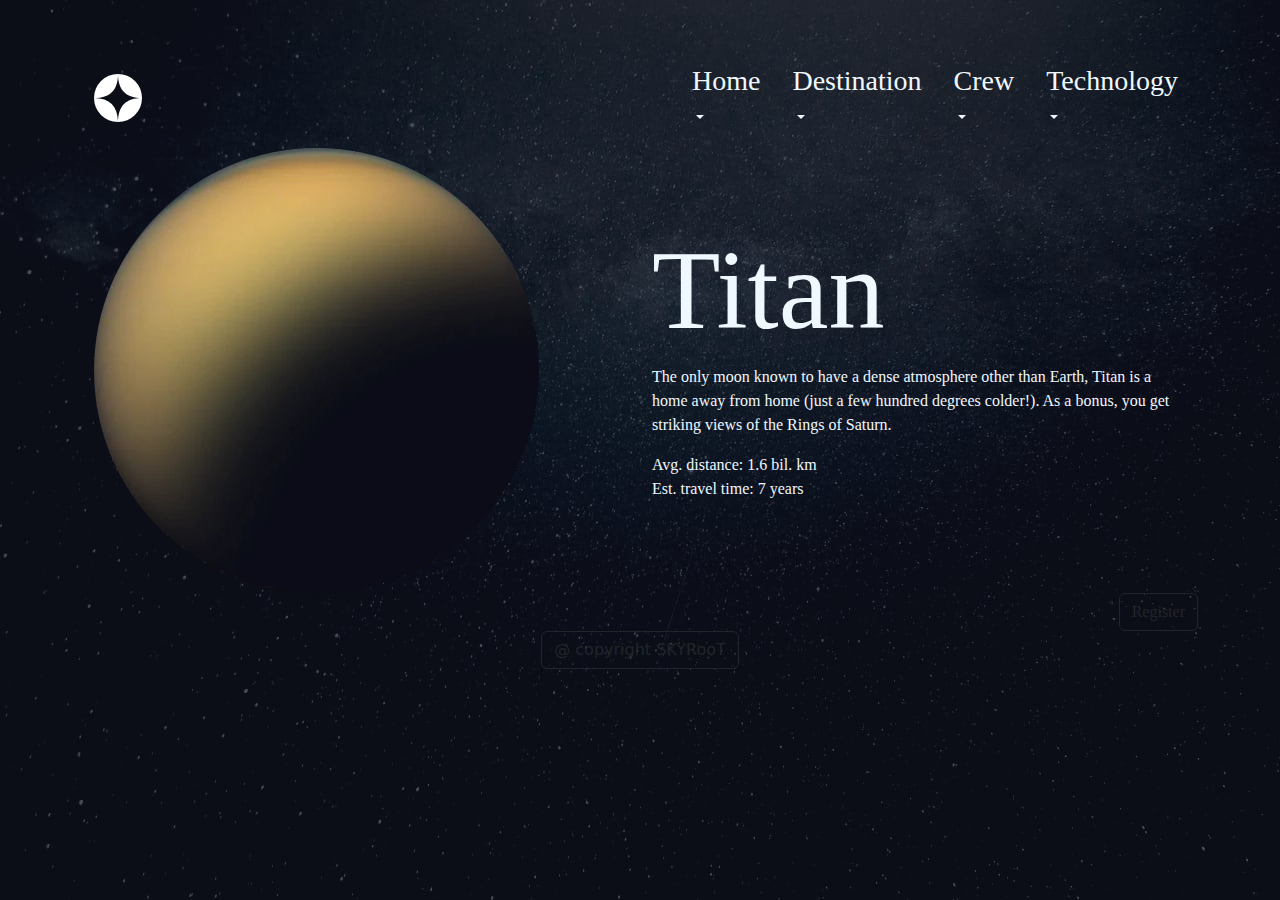
<file: destination-titan.html>
<!DOCTYPE html>
<html lang="en">
<head>
  <meta charset="UTF-8">
  <meta name="viewport" content="width=device-width, initial-scale=1.0">

  <link rel="icon" type="image/png" sizes="32x32" href="./assets/favicon-32x32.png">
  
  <title> Titan | Space tourism website</title>
  <link href="https://cdn.jsdelivr.net/npm/bootstrap@5.3.3/dist/css/bootstrap.min.css" rel="stylesheet" integrity="sha384-QWTKZyjpPEjISv5WaRU9OFeRpok6YctnYmDr5pNlyT2bRjXh0JMhjY6hW+ALEwIH" crossorigin="anonymous">

</head>
<body background="assets/destination/background-destination-desktop.jpg">

  <div class="container  mt-5 " style="font-family: Cambria, Cochin, Georgia, Times, 'Times New Roman', serif;">
   
    <!-- nav bar -->
    <nav class="navbar navbar-expand-lg ">
      <div class="container-fluid">
        <a class="navbar-brand" href="#" style="color: aliceblue;"><svg xmlns="http://www.w3.org/2000/svg" width="48" height="48"><g fill="none" fill-rule="evenodd"><circle cx="24" cy="24" r="24" fill="#FFF"/><path fill="#0B0D17" d="M24 0c0 16-8 24-24 24 15.718.114 23.718 8.114 24 24 0-16 8-24 24-24-16 0-24-8-24-24z"/></g></svg></a>
         <button class="navbar-toggler" type="button" data-bs-toggle="collapse" data-bs-target="#navbarNav" aria-controls="navbarNav" aria-expanded="false" aria-label="Toggle navigation">
          <span class="navbar-toggler-icon" style="background-color: rgb(80, 120, 155);"></span>
        </button>
       
        <div  class="collapse navbar-collapse" id="navbarNav" >
          <ul class="navbar-nav nav-underline ms-auto" >
            <li class="nav-item dropdown" >
              <a class="nav-link dropdown-toggle" aria-current="page" href="index.html"style="color:aliceblue"><h3> Home</h3></a>
            </li>
            <li class="nav-item dropdown">
              <a class="nav-link dropdown-toggle" href="#" data-bs-toggle="dropdown"  style="color: aliceblue;">
               <h3> Destination</h3>
              </a>
              <ul class="dropdown-menu" style="background: rgb(19, 19, 37);" >
                <li><a class="dropdown-item" href="destination-europa.html" style="color: burlywood">Europa</a></li>
                <li><a class="dropdown-item" href="destination-mars.html" style="color: burlywood">Mars</a></li>
                
                <li><a class="dropdown-item" href="destination-moon.html" style="color: burlywood">Moon</a></li>
                <li><a class="dropdown-item" href="destination-titan.html" style="color: burlywood">Titan</a></li>
              </ul>
            </li>
            <li class="nav-item dropdown">
              <a class="nav-link dropdown-toggle" href="#" role="button" data-bs-toggle="dropdown"  style="color: aliceblue;">
               <h3>  Crew</h3>
              </a>
              <ul class="dropdown-menu" style="background: rgb(19, 19, 37);" >
                <li><a class="dropdown-item" href="crew-commander.html" style="color: burlywood">commander</a></li>
                <li><a class="dropdown-item" href="crew-engineer.html" style="color: burlywood">engineer</a></li>
                
                <li><a class="dropdown-item" href="crew-pilot.html" style="color: burlywood">pilot</a></li>
                <li><a class="dropdown-item" href="crew-specialist.html" style="color: burlywood">specialist</a></li>
              </ul>
            </li>
            <li class="nav-item dropdown">
              <a class="nav-link dropdown-toggle" href="#" role="button" data-bs-toggle="dropdown"  style="color: aliceblue;">
               <h3> Technology</h3>
              </a>
              <ul class="dropdown-menu" style="background: rgb(19, 19, 37);" >
                <li><a class="dropdown-item" href="technology-capsule.html" style="color: burlywood">capsule</a></li>
                <li><a class="dropdown-item" href="technology-spaceport.html" style="color: burlywood">spaceport</a></li>
                
                <li><a class="dropdown-item" href="technology-vehicle.html" style="color: burlywood">vehicle</a></li>
                
              </ul>
            </li>
          </ul>
        </div>
      </div>
    </nav>
    
    <div style="color: aliceblue; font-family: 'Times New Roman', Times, serif;">
      <div class="container ">
        <div class="row align-items-center " >
          
          <div class="col">
            <img src="assets/destination/image-titan.webp" alt="" >
          </div>
          <div class="col" >
           <h1 style="font-size: 7rem; font-family: 'Times New Roman', Times, serif;">Titan</h1>
           <P>The only moon known to have a dense atmosphere other than Earth, Titan 
            is a home away from home (just a few hundred degrees colder!). As a 
            bonus, you get striking views of the Rings of Saturn.</p>
            <p>
            Avg. distance: 1.6 bil. km <br>
            Est. travel time: 7 years </p>
          </div>
        </div>
      </div> 
    </div>
      
      <div class="d-grid gap-2 d-md-flex justify-content-md-end">
        <button class="btn  btn-outline-dark" type="button" href="Register.html">Register</button>
     
      </div>
      </div>
      
  <!-- 00 Home
  01 Destination
  02 Crew
  03 Technology

  01 Pick your destination

  Moon
  Mars
  Europa
  Titan

  Titan

  The only moon known to have a dense atmosphere other than Earth, Titan 
  is a home away from home (just a few hundred degrees colder!). As a 
  bonus, you get striking views of the Rings of Saturn.

  Avg. distance
  1.6 bil. km

  Est. travel time
  7 years -->
  <div class="d-grid gap-2 d-md-flex justify-content-center">
    <button class="btn  btn-outline-dark">@ copyright  SKYRooT</button> 
     </div>
  <script src="https://cdn.jsdelivr.net/npm/bootstrap@5.3.3/dist/js/bootstrap.bundle.min.js" integrity="sha384-YvpcrYf0tY3lHB60NNkmXc5s9fDVZLESaAA55NDzOxhy9GkcIdslK1eN7N6jIeHz" crossorigin="anonymous"></script>

</body>
</html>
</file>
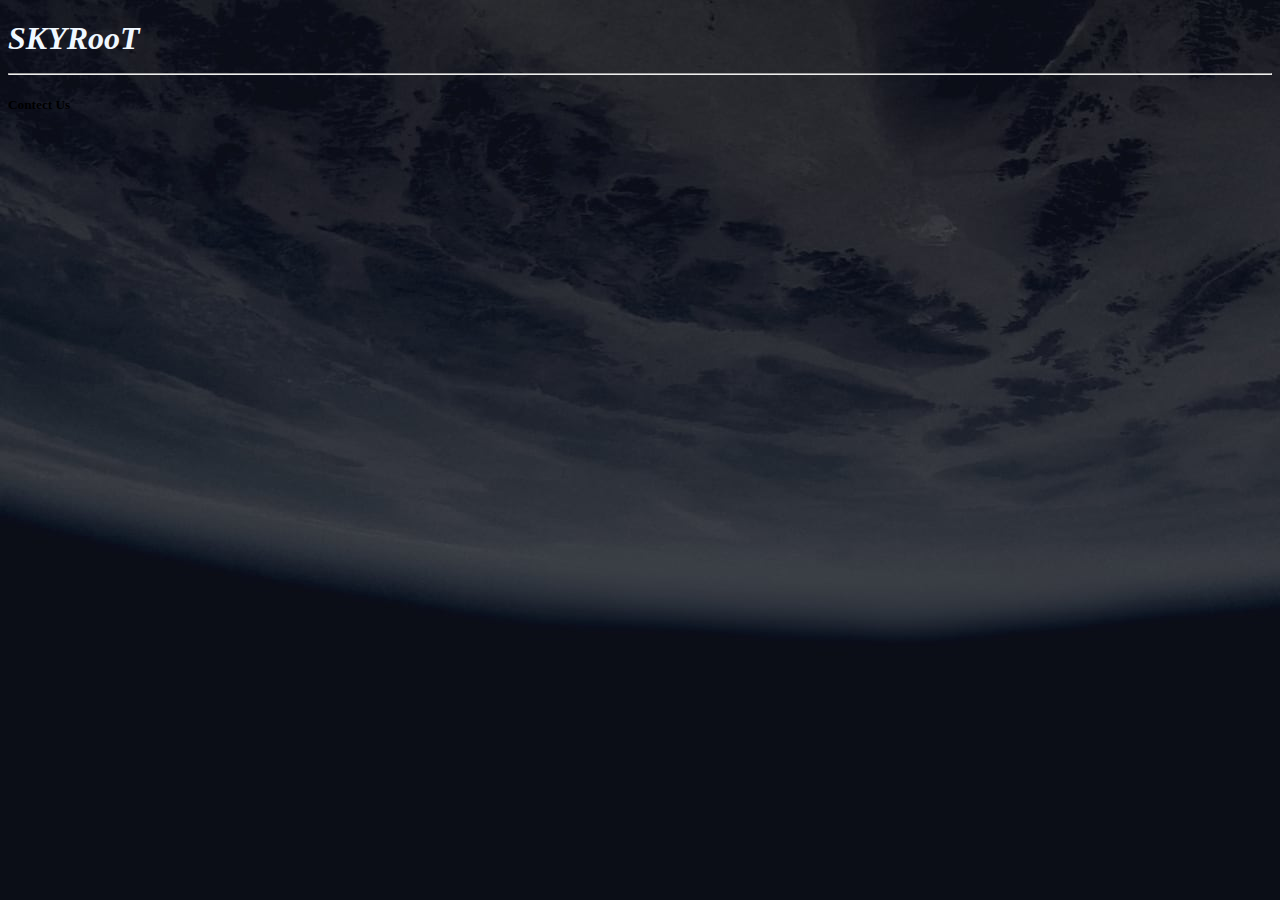
<file: Register.html>
<!DOCTYPE html>
<html lang="en">
<head>
    <meta charset="UTF-8">
    <meta name="viewport" content="width=device-width, initial-scale=1.0">
    <title>SKYRooT | space tourism </title>

</head>
<body   background="assets/crew/background-crew-desktop.jpg">
    <h1 class="container" style="margin-top: 20px ;color: aliceblue;font-family: 'Times New Roman', Times, serif;">
       <em>SKYRooT <hr></em>
    </h1>

    <div class="card" style="width: 28rem;">
        
        <div class="card-body">

          <h5 class="card-title"><b>Contect Us</b></h5>
     <form action="#" method="get">
        
        
    </form>
   </div>
    

    
      <script src="https://cdn.jsdelivr.net/npm/bootstrap@5.3.3/dist/js/bootstrap.bundle.min.js" integrity="sha384-YvpcrYf0tY3lHB60NNkmXc5s9fDVZLESaAA55NDzOxhy9GkcIdslK1eN7N6jIeHz" crossorigin="anonymous"></script>

</body>
</html>
</file>
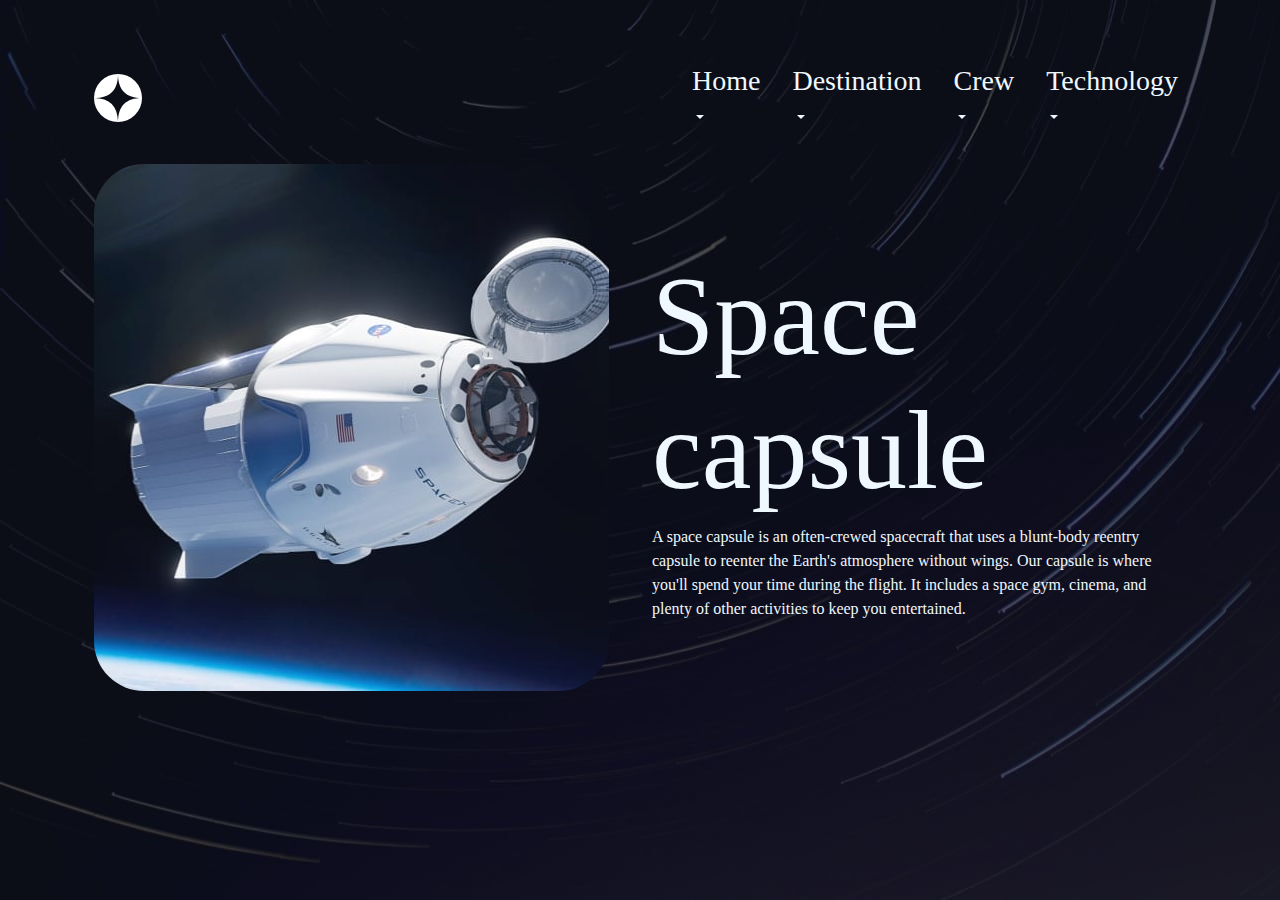
<file: technology-capsule.html>
<!DOCTYPE html>
<html lang="en">
<head>
  <meta charset="UTF-8">
  <meta name="viewport" content="width=device-width, initial-scale=1.0">

  <link rel="icon" type="image/png" sizes="32x32" href="./assets/favicon-32x32.png">
  
  <title>technology | capsule</title>
  <link href="https://cdn.jsdelivr.net/npm/bootstrap@5.3.3/dist/css/bootstrap.min.css" rel="stylesheet" integrity="sha384-QWTKZyjpPEjISv5WaRU9OFeRpok6YctnYmDr5pNlyT2bRjXh0JMhjY6hW+ALEwIH" crossorigin="anonymous">

</head>
<body background="assets/technology/background-technology-desktop.jpg">

  <div class="container  mt-5 " style="font-family: Cambria, Cochin, Georgia, Times, 'Times New Roman', serif;">
   
    <!-- nav bar -->
    <nav class="navbar navbar-expand-lg ">
      <div class="container-fluid">
        <a class="navbar-brand" href="#" style="color: aliceblue;"><svg xmlns="http://www.w3.org/2000/svg" width="48" height="48"><g fill="none" fill-rule="evenodd"><circle cx="24" cy="24" r="24" fill="#FFF"/><path fill="#0B0D17" d="M24 0c0 16-8 24-24 24 15.718.114 23.718 8.114 24 24 0-16 8-24 24-24-16 0-24-8-24-24z"/></g></svg></a>
         <button class="navbar-toggler" type="button" data-bs-toggle="collapse" data-bs-target="#navbarNav" aria-controls="navbarNav" aria-expanded="false" aria-label="Toggle navigation">
          <span class="navbar-toggler-icon" style="background-color: rgb(80, 120, 155);"></span>
        </button>
       
        <div  class="collapse navbar-collapse" id="navbarNav" >
          <ul class="navbar-nav nav-underline ms-auto" >
            <li class="nav-item dropdown" >
              <a class="nav-link dropdown-toggle" aria-current="page" href="index.html"style="color:aliceblue"><h3> Home</h3></a>
            </li>
            <li class="nav-item dropdown">
              <a class="nav-link dropdown-toggle" href="#" data-bs-toggle="dropdown"  style="color: aliceblue;">
               <h3> Destination</h3>
              </a>
              <ul class="dropdown-menu" style="background: rgb(19, 19, 37);" >
                <li><a class="dropdown-item" href="destination-europa.html" style="color: burlywood">Europa</a></li>
                <li><a class="dropdown-item" href="destination-mars.html" style="color: burlywood">Mars</a></li>
                
                <li><a class="dropdown-item" href="destination-moon.html" style="color: burlywood">Moon</a></li>
                <li><a class="dropdown-item" href="destination-titan.html" style="color: burlywood">Titan</a></li>
              </ul>
            </li>
            <!-- crew  -->
            <li class="nav-item dropdown">
              <a class="nav-link dropdown-toggle" href="#" role="button" data-bs-toggle="dropdown"  style="color: aliceblue;">
               <h3>  Crew</h3>
              </a>
              <ul class="dropdown-menu" style="background: rgb(19, 19, 37);" >
                <li><a class="dropdown-item" href="crew-commander.html" style="color: burlywood;">commander</a></li>
                <li><a class="dropdown-item" href="crew-engineer.html" style="color: burlywood;">engineer</a></li>
                
                <li><a class="dropdown-item" href="crew-pilot.html" style="color: burlywood;">pilot</a></li>
                <li><a class="dropdown-item" href="crew-specialist.html" style="color: burlywood;">specialist</a></li>
              </ul>
            </li>
            <li class="nav-item dropdown">
              <a class="nav-link dropdown-toggle" href="#" role="button" data-bs-toggle="dropdown"  style="color: aliceblue;">
               <h3> Technology</h3>
              </a>
              <ul class="dropdown-menu" style="background: rgb(19, 19, 37);" >
                <li><a class="dropdown-item" href="technology-capsule.html" style="color: burlywood;">capsule</a></li>
                <li><a class="dropdown-item" href="technology-spaceport.html" style="color: burlywood;">spaceport</a></li>
                
                <li><a class="dropdown-item" href="technology-vehicle.html" style="color: burlywood;">vehicle</a></li>
                
              </ul>
            </li>
          </ul>
        </div>
      </div>
    </nav>

    <div style="color: aliceblue; font-family: 'Times New Roman', Times, serif;">
      <div class="container  ">
        <div class="row align-items-center " >
          
          <div class="col ">
            <img src="assets/technology/image-space-capsule-portrait.jpg" alt="" class=" mt-3 mb-5" style="border-radius: 50px;" >
          </div>
          <div class="col" >
            
           <h1 style="font-size: 7rem; font-family: 'Times New Roman', Times, serif;">Space capsule</h1>
           <P> A space capsule is an often-crewed spacecraft that uses a blunt-body reentry 
            capsule to reenter the Earth's atmosphere without wings. Our capsule is where 
            you'll spend your time during the flight. It includes a space gym, cinema, 
            and plenty of other activities to keep you entertained.</p>
           
          </div>
        </div>
      </div> 
    </div>
      </div>

  <!-- 00 Home
  01 Destination
  02 Crew
  03 Technology

  03 Space launch 101

  1
  2
  3

  The terminology...
  Space capsule

  A space capsule is an often-crewed spacecraft that uses a blunt-body reentry 
  capsule to reenter the Earth's atmosphere without wings. Our capsule is where 
  you'll spend your time during the flight. It includes a space gym, cinema, 
  and plenty of other activities to keep you entertained. -->
  <script src="https://cdn.jsdelivr.net/npm/bootstrap@5.3.3/dist/js/bootstrap.bundle.min.js" integrity="sha384-YvpcrYf0tY3lHB60NNkmXc5s9fDVZLESaAA55NDzOxhy9GkcIdslK1eN7N6jIeHz" crossorigin="anonymous"></script>

</body>
</html>
</file>
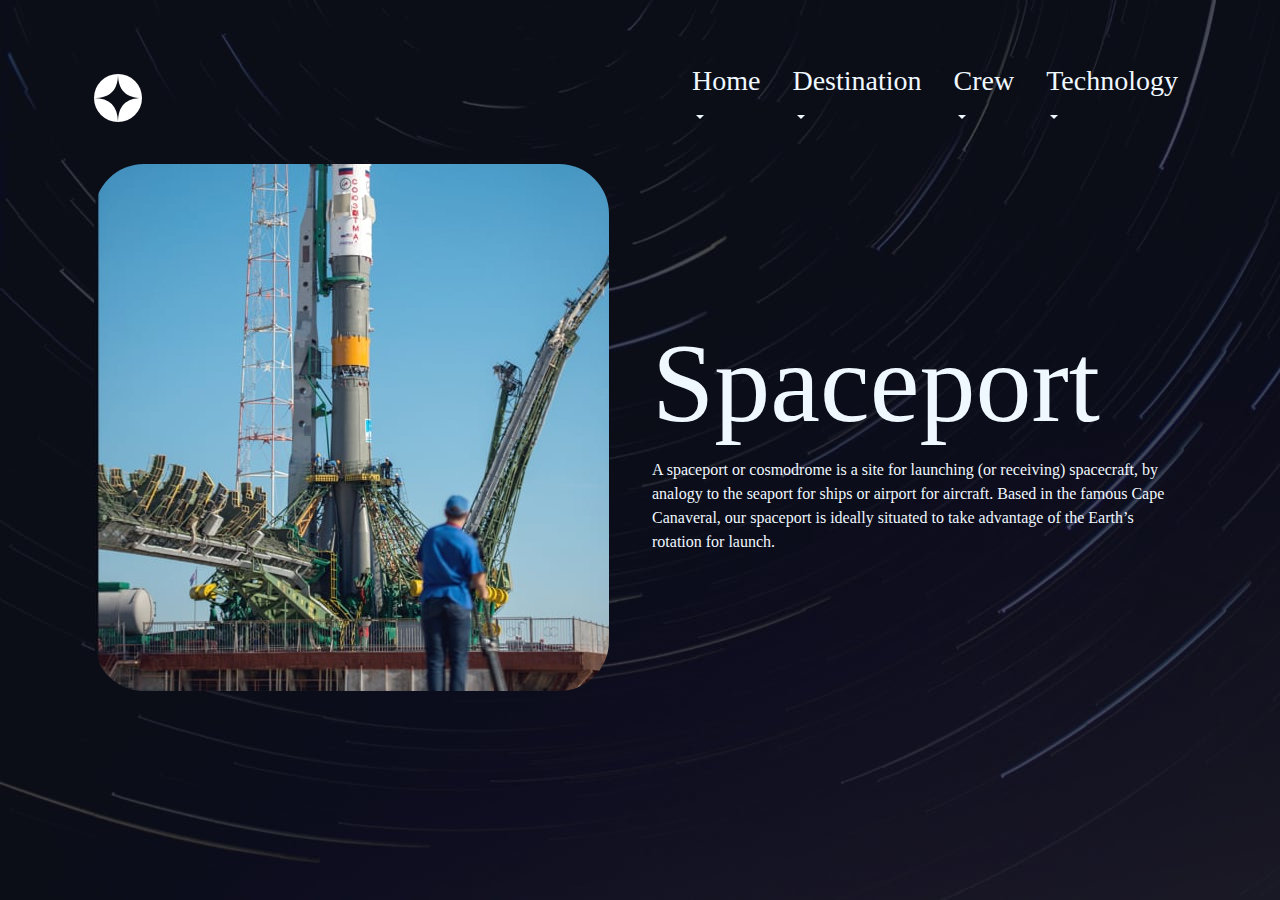
<file: technology-spaceport.html>
<!DOCTYPE html>
<html lang="en">
<head>
  <meta charset="UTF-8">
  <meta name="viewport" content="width=device-width, initial-scale=1.0">

  <link rel="icon" type="image/png" sizes="32x32" href="./assets/favicon-32x32.png">
  
  <title>technology | Spaceport</title>
  <link href="https://cdn.jsdelivr.net/npm/bootstrap@5.3.3/dist/css/bootstrap.min.css" rel="stylesheet" integrity="sha384-QWTKZyjpPEjISv5WaRU9OFeRpok6YctnYmDr5pNlyT2bRjXh0JMhjY6hW+ALEwIH" crossorigin="anonymous">

</head>
<body background="assets/technology/background-technology-desktop.jpg">

  <div class="container  mt-5 " style="font-family: Cambria, Cochin, Georgia, Times, 'Times New Roman', serif;">
   
    <!-- nav bar -->
    <nav class="navbar navbar-expand-lg ">
      <div class="container-fluid">
        <a class="navbar-brand" href="#" style="color: aliceblue;"><svg xmlns="http://www.w3.org/2000/svg" width="48" height="48"><g fill="none" fill-rule="evenodd"><circle cx="24" cy="24" r="24" fill="#FFF"/><path fill="#0B0D17" d="M24 0c0 16-8 24-24 24 15.718.114 23.718 8.114 24 24 0-16 8-24 24-24-16 0-24-8-24-24z"/></g></svg></a>
         <button class="navbar-toggler" type="button" data-bs-toggle="collapse" data-bs-target="#navbarNav" aria-controls="navbarNav" aria-expanded="false" aria-label="Toggle navigation">
          <span class="navbar-toggler-icon" style="background-color: rgb(80, 120, 155);"></span>
        </button>
       
        <div  class="collapse navbar-collapse" id="navbarNav" >
          <ul class="navbar-nav nav-underline ms-auto" >
            <li class="nav-item dropdown" >
              <a class="nav-link dropdown-toggle" aria-current="page" href="index.html"style="color:aliceblue"><h3> Home</h3></a>
            </li>
            <li class="nav-item dropdown">
              <a class="nav-link dropdown-toggle" href="#" data-bs-toggle="dropdown"  style="color: aliceblue;">
               <h3> Destination</h3>
              </a>
              <ul class="dropdown-menu" style="background: rgb(19, 19, 37);" >
                <li><a class="dropdown-item" href="destination-europa.html" style="color: burlywood">Europa</a></li>
                <li><a class="dropdown-item" href="destination-mars.html" style="color: burlywood">Mars</a></li>
                
                <li><a class="dropdown-item" href="destination-moon.html" style="color: burlywood">Moon</a></li>
                <li><a class="dropdown-item" href="destination-titan.html" style="color: burlywood">Titan</a></li>
              </ul>
            </li>
            <!-- crew  -->
            <li class="nav-item dropdown">
              <a class="nav-link dropdown-toggle" href="#" role="button" data-bs-toggle="dropdown"  style="color: aliceblue;">
               <h3>  Crew</h3>
              </a>
              <ul class="dropdown-menu" style="background: rgb(19, 19, 37);" >
                <li><a class="dropdown-item" href="crew-commander.html" style="color: burlywood;">commander</a></li>
                <li><a class="dropdown-item" href="crew-engineer.html" style="color: burlywood;">engineer</a></li>
                
                <li><a class="dropdown-item" href="crew-pilot.html" style="color: burlywood;">pilot</a></li>
                <li><a class="dropdown-item" href="crew-specialist.html" style="color: burlywood;">specialist</a></li>
              </ul>
            </li>
            <li class="nav-item dropdown">
              <a class="nav-link dropdown-toggle" href="#" role="button" data-bs-toggle="dropdown"  style="color: aliceblue;">
               <h3> Technology</h3>
              </a>
              <ul class="dropdown-menu" style="background: rgb(19, 19, 37);" >
                <li><a class="dropdown-item" href="technology-capsule.html" style="color: burlywood;">capsule</a></li>
                <li><a class="dropdown-item" href="technology-spaceport.html" style="color: burlywood;">spaceport</a></li>
                
                <li><a class="dropdown-item" href="technology-vehicle.html" style="color: burlywood;">vehicle</a></li>
                
              </ul>
            </li>
          </ul>
        </div>
      </div>
    </nav>

    <div style="color: aliceblue; font-family: 'Times New Roman', Times, serif;">
      <div class="container  ">
        <div class="row align-items-center " >
          
          <div class="col ">
            <img src="assets/technology/image-spaceport-portrait.jpg" alt="" class=" mt-3 mb-5" style="border-radius: 50px;" >
          </div>
          <div class="col" >
            
           <h1 style="font-size: 7rem; font-family: 'Times New Roman', Times, serif;">Spaceport</h1>
           <P> A spaceport or cosmodrome is a site for launching (or receiving) spacecraft, 
            by analogy to the seaport for ships or airport for aircraft. Based in the 
            famous Cape Canaveral, our spaceport is ideally situated to take advantage 
            of the Earth’s rotation for launch. </p>
           
          </div>
        </div>
      </div> 
    </div>
      </div>

  <!-- 00 Home
  01 Destination
  02 Crew
  03 Technology

  03 Space launch 101

  1
  2
  3

  The terminology...
  Spaceport

  A spaceport or cosmodrome is a site for launching (or receiving) spacecraft, 
  by analogy to the seaport for ships or airport for aircraft. Based in the 
  famous Cape Canaveral, our spaceport is ideally situated to take advantage 
  of the Earth’s rotation for launch. -->
  <script src="https://cdn.jsdelivr.net/npm/bootstrap@5.3.3/dist/js/bootstrap.bundle.min.js" integrity="sha384-YvpcrYf0tY3lHB60NNkmXc5s9fDVZLESaAA55NDzOxhy9GkcIdslK1eN7N6jIeHz" crossorigin="anonymous"></script>

</body>
</html>
</file>
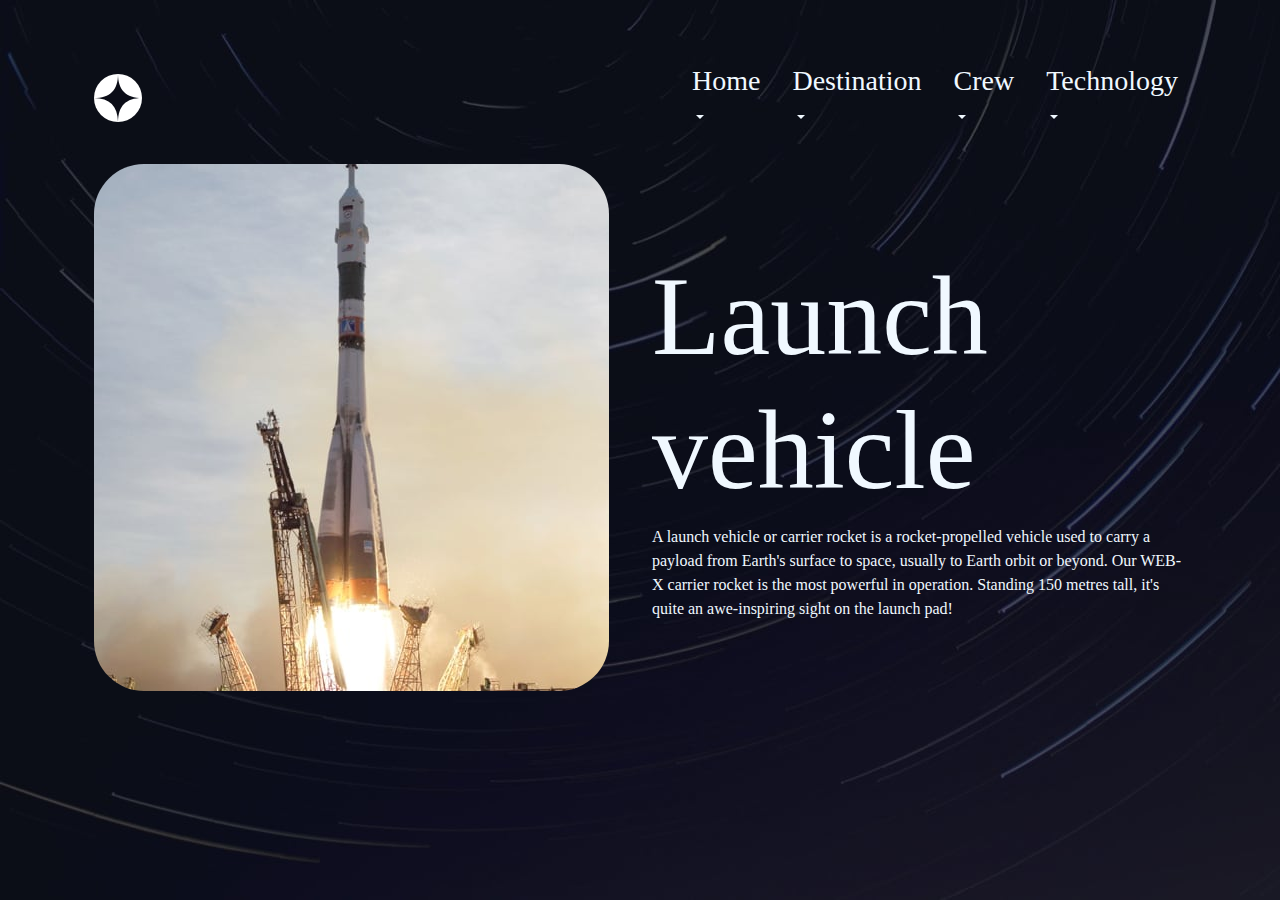
<file: technology-vehicle.html>
<!DOCTYPE html>
<html lang="en">
<head>
  <meta charset="UTF-8">
  <meta name="viewport" content="width=device-width, initial-scale=1.0">

  <link rel="icon" type="image/png" sizes="32x32" href="./assets/favicon-32x32.png">
  
  <title>technology | vehicle</title>
  <link href="https://cdn.jsdelivr.net/npm/bootstrap@5.3.3/dist/css/bootstrap.min.css" rel="stylesheet" integrity="sha384-QWTKZyjpPEjISv5WaRU9OFeRpok6YctnYmDr5pNlyT2bRjXh0JMhjY6hW+ALEwIH" crossorigin="anonymous">

</head>
<body background="assets/technology/background-technology-desktop.jpg">

  <div class="container  mt-5 " style="font-family: Cambria, Cochin, Georgia, Times, 'Times New Roman', serif;">
   
    <!-- nav bar -->
    <nav class="navbar navbar-expand-lg ">
      <div class="container-fluid">
        <a class="navbar-brand" href="#" style="color: aliceblue;"><svg xmlns="http://www.w3.org/2000/svg" width="48" height="48"><g fill="none" fill-rule="evenodd"><circle cx="24" cy="24" r="24" fill="#FFF"/><path fill="#0B0D17" d="M24 0c0 16-8 24-24 24 15.718.114 23.718 8.114 24 24 0-16 8-24 24-24-16 0-24-8-24-24z"/></g></svg></a>
         <button class="navbar-toggler" type="button" data-bs-toggle="collapse" data-bs-target="#navbarNav" aria-controls="navbarNav" aria-expanded="false" aria-label="Toggle navigation">
          <span class="navbar-toggler-icon" style="background-color: rgb(80, 120, 155);"></span>
        </button>
       
        <div  class="collapse navbar-collapse" id="navbarNav" >
          <ul class="navbar-nav nav-underline ms-auto" >
            <li class="nav-item dropdown" >
              <a class="nav-link dropdown-toggle" aria-current="page" href="index.html"style="color:aliceblue"><h3> Home</h3></a>
            </li>
            <li class="nav-item dropdown">
              <a class="nav-link dropdown-toggle" href="#" data-bs-toggle="dropdown"  style="color: aliceblue;">
               <h3> Destination</h3>
              </a>
              <ul class="dropdown-menu" style="background: rgb(19, 19, 37);" >
                <li><a class="dropdown-item" href="destination-europa.html" style="color: burlywood">Europa</a></li>
                <li><a class="dropdown-item" href="destination-mars.html" style="color: burlywood">Mars</a></li>
                
                <li><a class="dropdown-item" href="destination-moon.html" style="color: burlywood">Moon</a></li>
                <li><a class="dropdown-item" href="destination-titan.html" style="color: burlywood">Titan</a></li>
              </ul>
            </li>
            <!-- crew  -->
            <li class="nav-item dropdown">
              <a class="nav-link dropdown-toggle" href="#" role="button" data-bs-toggle="dropdown"  style="color: aliceblue;">
               <h3>  Crew</h3>
              </a>
              <ul class="dropdown-menu" style="background: rgb(19, 19, 37);" >
                <li><a class="dropdown-item" href="crew-commander.html" style="color: burlywood;">commander</a></li>
                <li><a class="dropdown-item" href="crew-engineer.html" style="color: burlywood;">engineer</a></li>
                
                <li><a class="dropdown-item" href="crew-pilot.html" style="color: burlywood;">pilot</a></li>
                <li><a class="dropdown-item" href="crew-specialist.html" style="color: burlywood;">specialist</a></li>
              </ul>
            </li>
            <li class="nav-item dropdown">
              <a class="nav-link dropdown-toggle" href="#" role="button" data-bs-toggle="dropdown"  style="color: aliceblue;">
               <h3> Technology</h3>
              </a>
              <ul class="dropdown-menu" style="background: rgb(19, 19, 37);" >
                <li><a class="dropdown-item" href="technology-capsule.html" style="color: burlywood;">capsule</a></li>
                <li><a class="dropdown-item" href="technology-spaceport.html" style="color: burlywood;">spaceport</a></li>
                
                <li><a class="dropdown-item" href="technology-vehicle.html" style="color: burlywood;">vehicle</a></li>
                
              </ul>
            </li>
          </ul>
        </div>
      </div>
    </nav>

    <div style="color: aliceblue; font-family: 'Times New Roman', Times, serif;">
      <div class="container  ">
        <div class="row align-items-center " >
          
          <div class="col ">
            <img src="assets/technology/image-launch-vehicle-portrait.jpg" alt="" class=" mt-3 mb-5" style="border-radius: 50px;" >
          </div>
          <div class="col" >
            
           <h1 style="font-size: 7rem; font-family: 'Times New Roman', Times, serif;">Launch vehicle</h1>
           <P>  A launch vehicle or carrier rocket is a rocket-propelled vehicle used to carry a 
            payload from Earth's surface to space, usually to Earth orbit or beyond. Our 
            WEB-X carrier rocket is the most powerful in operation. Standing 150 metres tall, 
            it's quite an awe-inspiring sight on the launch pad! </p>
           
          </div>
        </div>
      </div> 
    </div>
      </div>


  <!-- 00 Home
  01 Destination
  02 Crew
  03 Technology

  03 Space launch 101

  1
  2
  3

  The terminology...
  Launch vehicle

  A launch vehicle or carrier rocket is a rocket-propelled vehicle used to carry a 
  payload from Earth's surface to space, usually to Earth orbit or beyond. Our 
  WEB-X carrier rocket is the most powerful in operation. Standing 150 metres tall, 
  it's quite an awe-inspiring sight on the launch pad! -->
  <script src="https://cdn.jsdelivr.net/npm/bootstrap@5.3.3/dist/js/bootstrap.bundle.min.js" integrity="sha384-YvpcrYf0tY3lHB60NNkmXc5s9fDVZLESaAA55NDzOxhy9GkcIdslK1eN7N6jIeHz" crossorigin="anonymous"></script>

</body>
</html>
</file>
<file: style01.css>
body{
    background-image: url("/assets/home/background-home-desktop.jpg");
    background-position: center;
    background-repeat: repeat-y;
    background-size: cover;

   
    
    
}
.icon{ height: 10rem;width: 10rem;}

  div{
    font-family: Cambria, Cochin, Georgia, Times, 'Times New Roman', serif;
  }

  .nav-link{color: aliceblue;}
</file>
